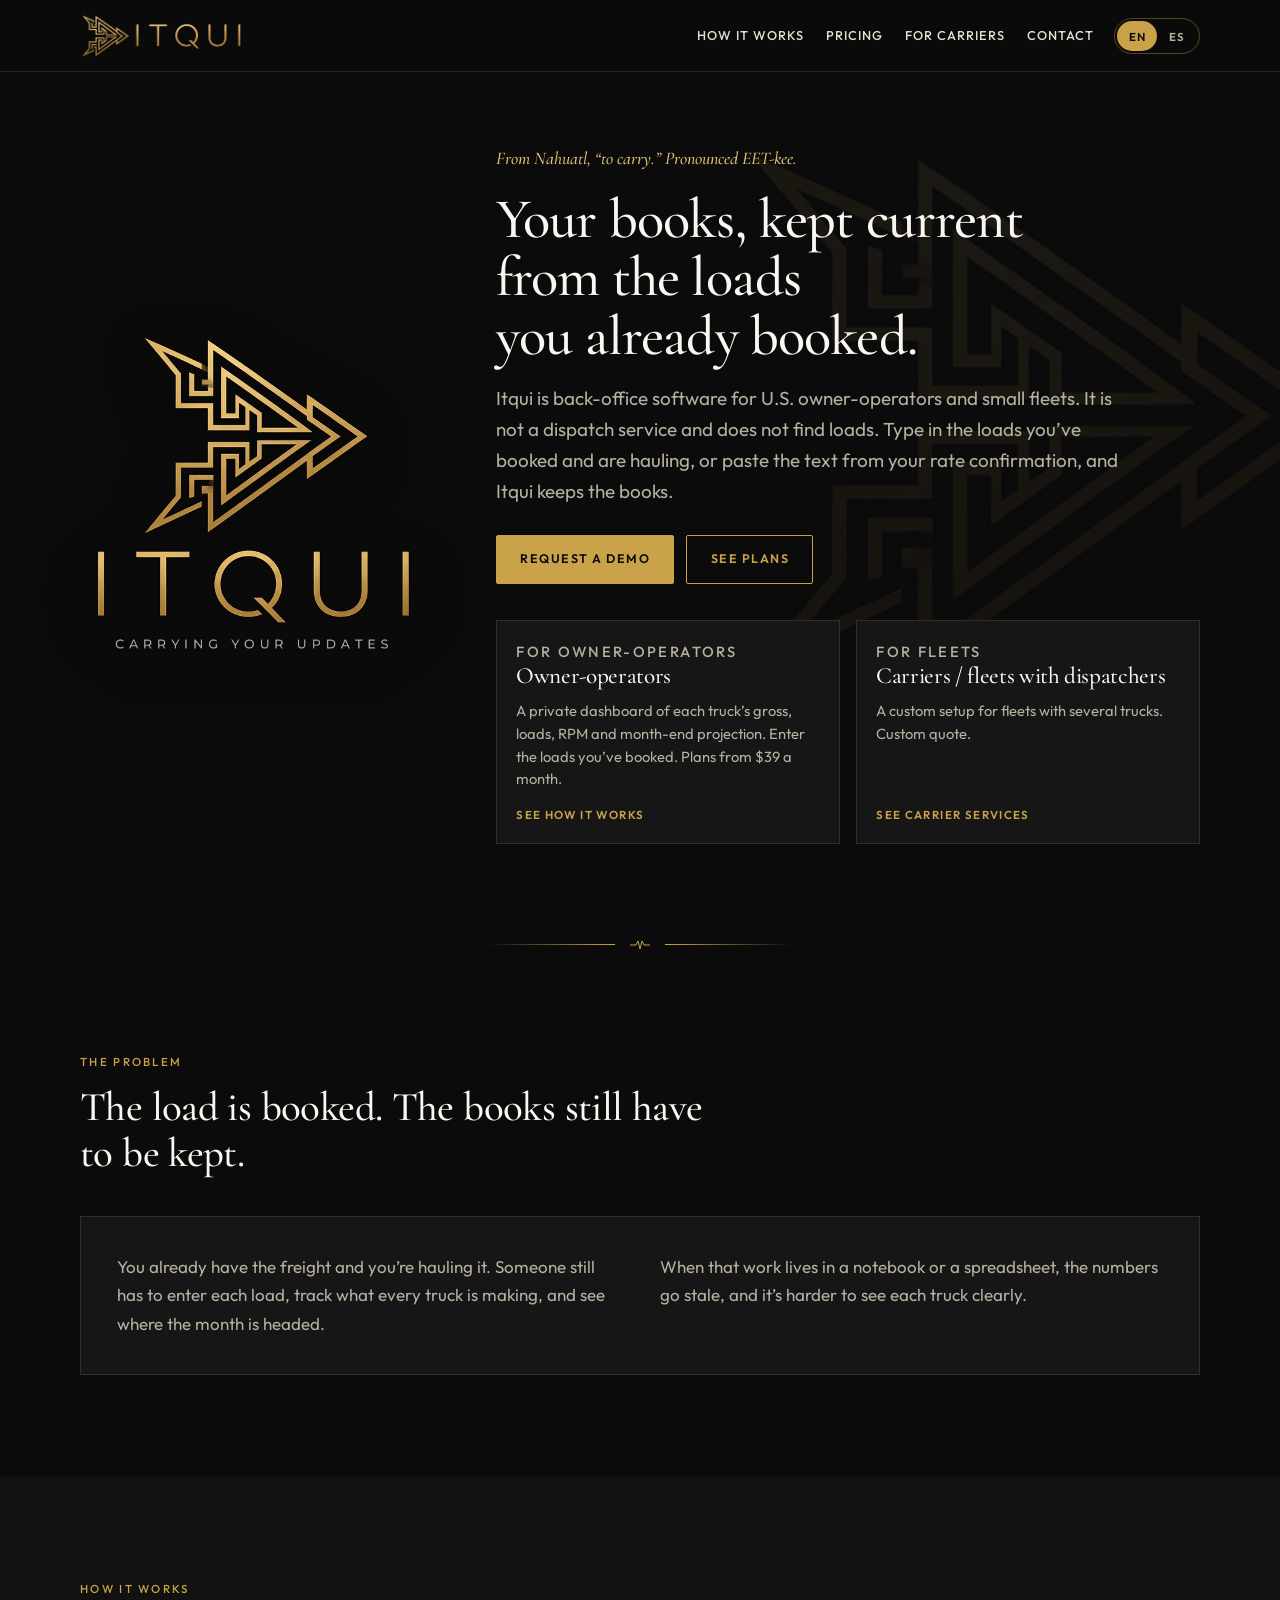
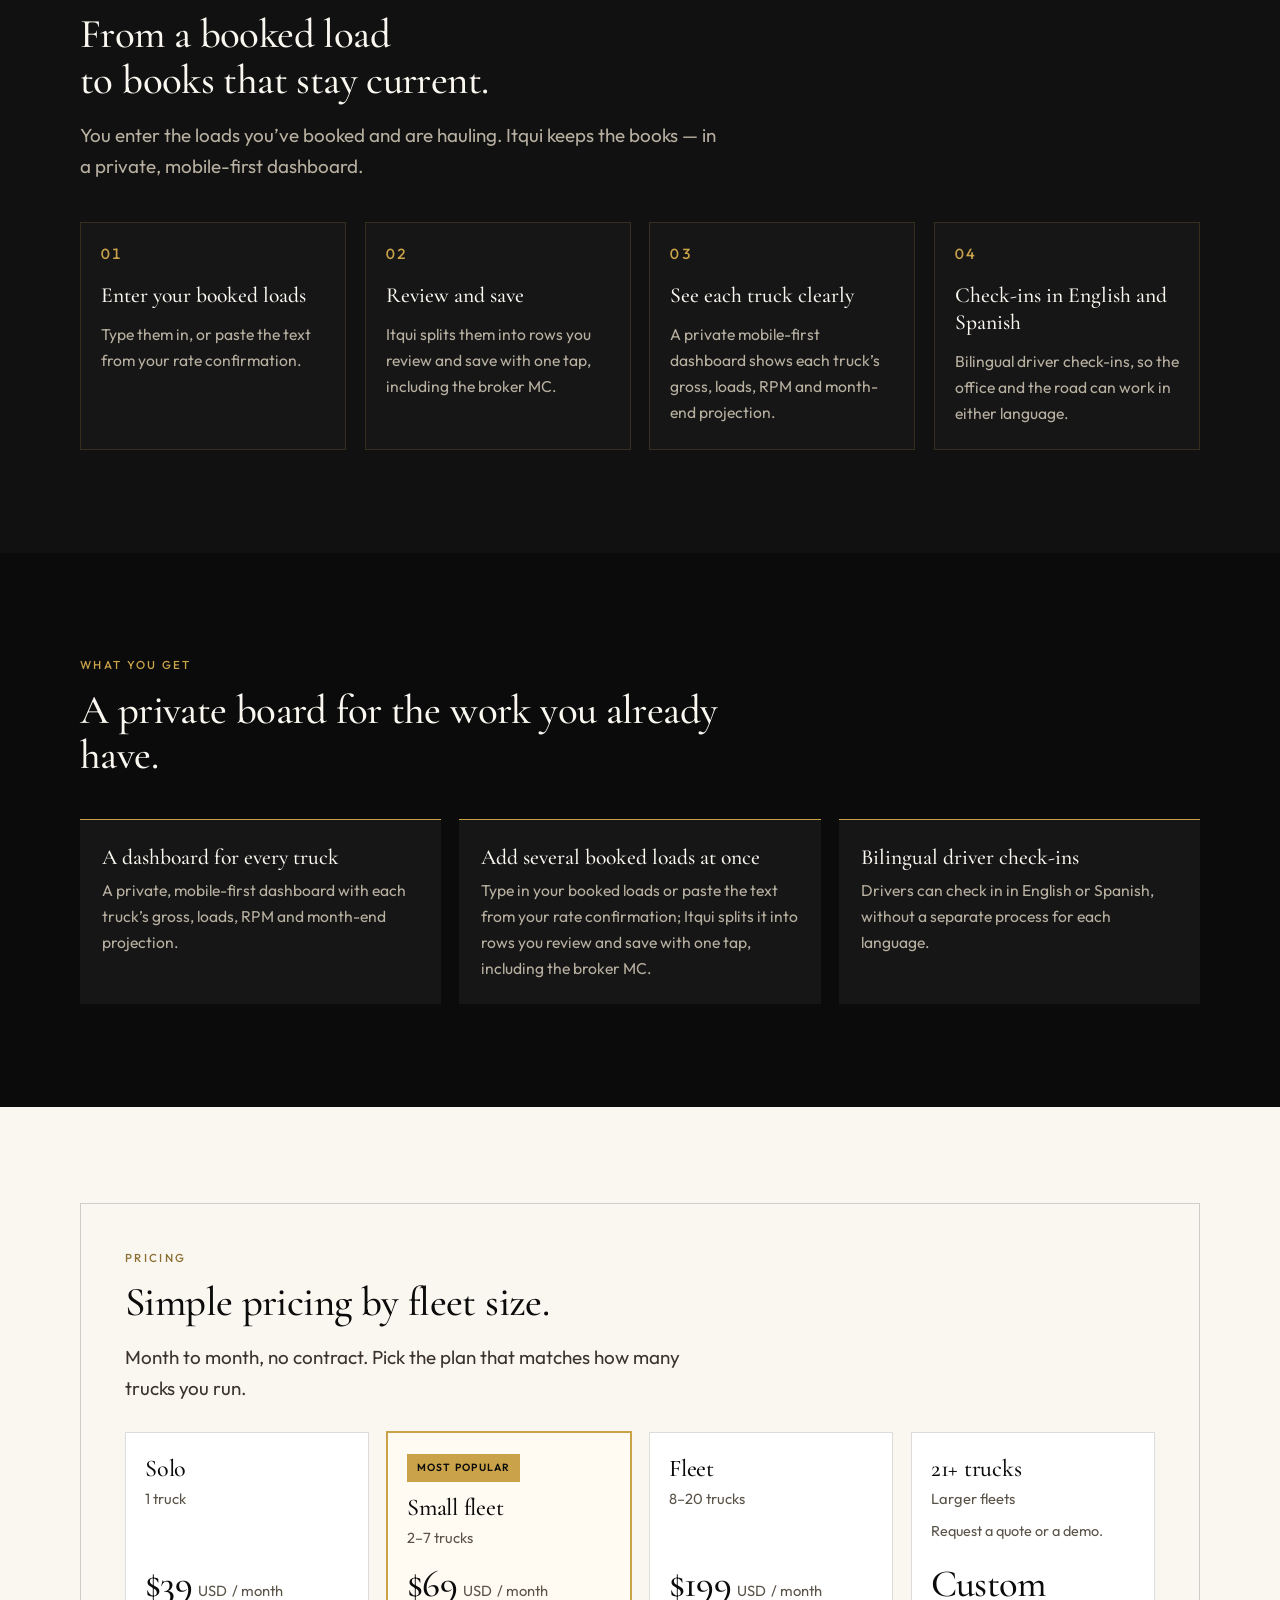
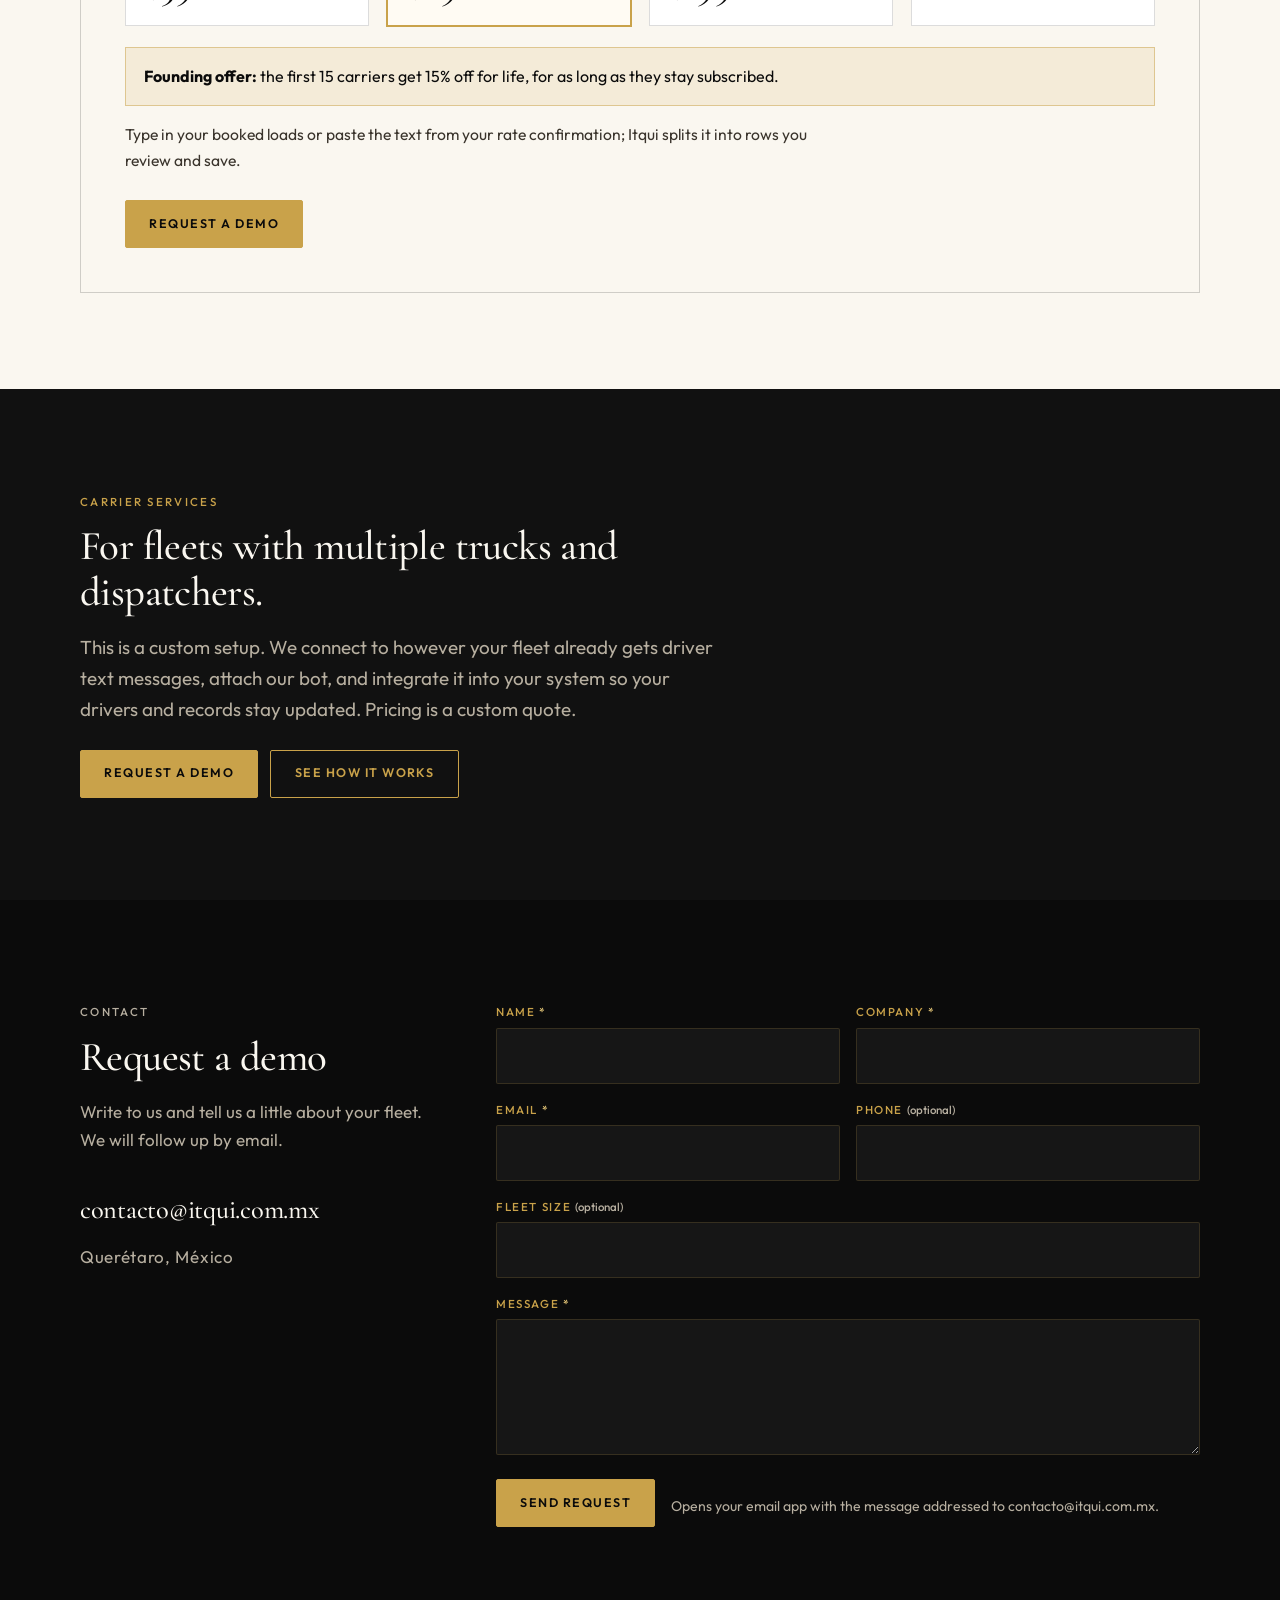
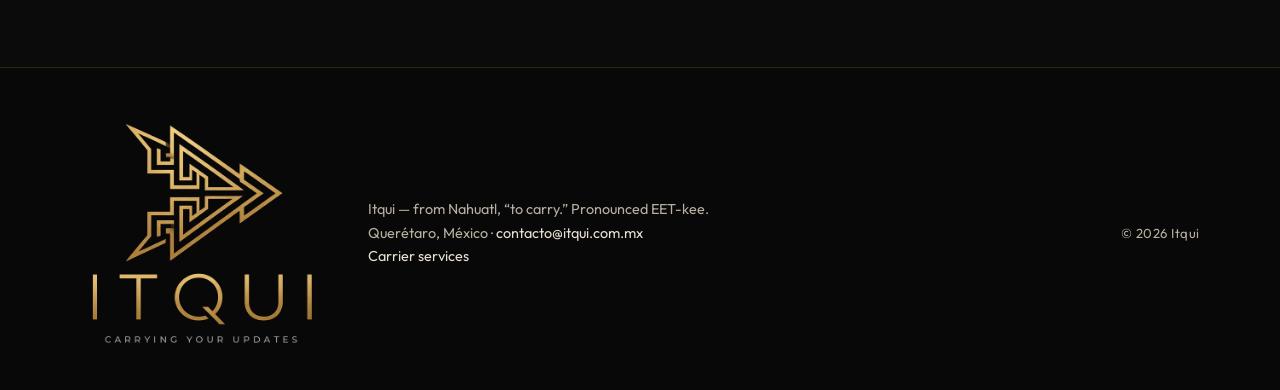
<file: index.html>
<!DOCTYPE html>
<html lang="en" data-lang="en">
<head>
  <meta charset="utf-8">
  <meta name="viewport" content="width=device-width, initial-scale=1">
  <title>Itqui — Back-office software for owner-operators</title>
  <meta name="description" content="Back-office software for U.S. owner-operators and small fleets. Type in booked loads or paste the text from your rate confirmation; Itqui keeps the books. Custom setups for fleets with dispatchers.">
  <meta name="theme-color" content="#0B0B0B">
  <meta property="og:title" content="Itqui — Back-office software for owner-operators">
  <meta property="og:description" content="Back-office software for U.S. owner-operators and small fleets. Enter the loads you’ve booked; Itqui keeps the books. Custom setups for fleets with dispatchers.">
  <meta property="og:type" content="website">
  <meta property="og:locale" content="en_US">
  <meta property="og:locale:alternate" content="es_MX">
  <meta property="og:image" content="assets/itqui-black-gold-en.jpg">
  <meta name="twitter:card" content="summary_large_image">
  <meta name="twitter:title" content="Itqui — Back-office software for owner-operators">
  <meta name="twitter:description" content="Back-office software for U.S. owner-operators and small fleets. Enter the loads you’ve booked; Itqui keeps the books. Custom setups for fleets with dispatchers.">
  <link rel="icon" href="assets/favicon.ico" sizes="any">
  <link rel="icon" type="image/png" sizes="32x32" href="assets/favicon-32.png">
  <link rel="apple-touch-icon" href="assets/apple-touch-icon.png">
  <link rel="stylesheet" href="css/styles.css">
  <script>
    (function () {
      try {
        var q = new URLSearchParams(location.search).get("lang");
        var lang = (q === "es" || q === "en") ? q : (localStorage.getItem("itqui-lang") || "en");
        if (lang !== "es") lang = "en";
        document.documentElement.lang = lang;
        document.documentElement.setAttribute("data-lang", lang);
        if (lang === "es") {
          document.title = "Itqui — Software de back office para transportistas independientes";
        }
      } catch (e) {}
    })();
  </script>
</head>
<body id="top" data-page="home">
  <a class="skip" href="#main">
    <span class="lang-en">Skip to content</span>
    <span class="lang-es">Saltar al contenido</span>
  </a>

  <header class="site-header">
    <div class="wrap bar">
      <a class="brand" href="#top">
        <img src="assets/logo-nav.png" width="700" height="194" alt="Itqui">
      </a>
      <nav class="nav" id="site-nav" aria-label="Primary" data-aria-en="Primary" data-aria-es="Principal">
        <a href="#owner"><span class="lang-en">How it works</span><span class="lang-es">Cómo funciona</span></a>
        <a href="#pricing"><span class="lang-en">Pricing</span><span class="lang-es">Precios</span></a>
        <a href="#carriers"><span class="lang-en">For carriers</span><span class="lang-es">Para transportistas</span></a>
        <a href="#contact"><span class="lang-en">Contact</span><span class="lang-es">Contacto</span></a>
      </nav>
      <div class="lang-toggle" role="group" aria-label="Language" data-aria-en="Language" data-aria-es="Idioma">
        <button type="button" data-set-lang="en" aria-pressed="true">EN</button>
        <button type="button" data-set-lang="es" aria-pressed="false">ES</button>
      </div>
      <button class="menu-btn" type="button" aria-expanded="false" aria-controls="site-nav">
        <span></span>
        <span class="lang-en visually-hidden">Menu</span>
        <span class="lang-es visually-hidden">Menú</span>
      </button>
    </div>
  </header>

  <main id="main">
    <section class="hero" aria-labelledby="hero-title">
      <div class="wrap hero-grid">
        <div class="hero-brand">
          <img class="hero-lockup lang-en" src="assets/logo-lockup-en.png" width="582" height="570" alt="Itqui — Carrying your updates">
          <img class="hero-lockup lang-es" src="assets/logo-lockup-es.png" width="613" height="575" alt="Itqui — Llevamos tus actualizaciones">
        </div>
        <div class="hero-copy">
          <p class="meaning lang-en">From Nahuatl, “to carry.” Pronounced EET-kee.</p>
          <p class="meaning lang-es">Del náhuatl, «llevar». Se pronuncia EET-kee.</p>
          <h1 id="hero-title">
            <span class="lang-en">Your books, kept current<br>from the loads<br>you already booked.</span>
            <span class="lang-es">Su contabilidad, al día<br>con las cargas<br>que ya contrató.</span>
          </h1>
          <p class="lead lang-en">Itqui is back-office software for U.S. owner-operators and small fleets. It is not a dispatch service and does not find loads. Type in the loads you’ve booked and are hauling, or paste the text from your rate confirmation, and Itqui keeps the books.</p>
          <p class="lead lang-es">Itqui es software de back office para transportistas independientes y flotas pequeñas en Estados Unidos. No es un servicio de despacho y no busca cargas. Escriba las cargas que ya contrató y está transportando, o pegue el texto de la confirmación de tarifa, y Itqui lleva la contabilidad.</p>
          <div class="actions">
            <a class="btn btn-gold" href="#contact">
              <span class="lang-en">Request a demo</span>
              <span class="lang-es">Solicitar una demostración</span>
            </a>
            <a class="btn btn-ghost" href="#pricing">
              <span class="lang-en">See plans</span>
              <span class="lang-es">Ver planes</span>
            </a>
          </div>
          <nav class="offer-cards" aria-label="Choose an offering" data-aria-en="Choose an offering" data-aria-es="Elija una oferta">
            <a class="offer-card" href="#owner">
              <p class="offer-kicker"><span class="lang-en">For owner-operators</span><span class="lang-es">Para transportistas independientes</span></p>
              <h2>
                <span class="lang-en">Owner-operators</span>
                <span class="lang-es">Transportistas independientes</span>
              </h2>
              <p class="lang-en">A private dashboard of each truck’s gross, loads, RPM and month-end projection. Enter the loads you’ve booked. Plans from $39 a month.</p>
              <p class="lang-es">Un tablero privado con el ingreso bruto, las cargas, el RPM y la proyección a fin de mes de cada camión. Usted ingresa las cargas que ya contrató. Planes desde $39 al mes.</p>
              <p class="offer-go"><span class="lang-en">See how it works</span><span class="lang-es">Vea cómo funciona</span></p>
            </a>
            <a class="offer-card" href="#carriers">
              <p class="offer-kicker"><span class="lang-en">For fleets</span><span class="lang-es">Para flotas</span></p>
              <h2>
                <span class="lang-en">Carriers / fleets with dispatchers</span>
                <span class="lang-es">Transportistas / flotas con despachadores</span>
              </h2>
              <p class="lang-en">A custom setup for fleets with several trucks. Custom quote.</p>
              <p class="lang-es">Una configuración a la medida para flotas con varios camiones. Cotización personalizada.</p>
              <p class="offer-go"><span class="lang-en">See carrier services</span><span class="lang-es">Ver servicios para transportistas</span></p>
            </a>
          </nav>
        </div>
      </div>
    </section>

    <div class="wrap" aria-hidden="true">
      <p class="ornament">
        <svg width="22" height="10" viewBox="0 0 22 10" fill="none">
          <path d="M1 5h6l2-4 2 8 2-8 2 4h6" stroke="#C9A24A" stroke-width="1"/>
        </svg>
      </p>
    </div>

    <div id="owner">
    <section class="section" id="problem" aria-labelledby="problem-title">
      <div class="wrap">
        <div class="section-head">
          <p class="kicker"><span class="lang-en">The problem</span><span class="lang-es">El problema</span></p>
          <h2 id="problem-title">
            <span class="lang-en">The load is booked. The books still have to be kept.</span>
            <span class="lang-es">La carga ya está contratada. La contabilidad aún hay que llevarla.</span>
          </h2>
        </div>
        <div class="problem-panel">
          <div>
            <p class="lang-en">You already have the freight and you’re hauling it. Someone still has to enter each load, track what every truck is making, and see where the month is headed.</p>
            <p class="lang-es">Usted ya tiene el flete y lo está transportando. Aun así, alguien tiene que registrar cada carga, seguir lo que gana cada camión y ver hacia dónde va el mes.</p>
          </div>
          <div>
            <p class="lang-en">When that work lives in a notebook or a spreadsheet, the numbers go stale, and it’s harder to see each truck clearly.</p>
            <p class="lang-es">Cuando ese trabajo vive en un cuaderno o en una hoja de cálculo, las cifras se desactualizan y es más difícil ver cada camión con claridad.</p>
          </div>
        </div>
      </div>
    </section>

    <section class="section alt" id="how" aria-labelledby="how-title">
      <div class="wrap">
        <div class="section-head">
          <p class="kicker"><span class="lang-en">How it works</span><span class="lang-es">Cómo funciona</span></p>
          <h2 id="how-title">
            <span class="lang-en">From a booked load<br>to books that stay current.</span>
            <span class="lang-es">De una carga ya contratada a una contabilidad al día.</span>
          </h2>
          <p class="section-lead lang-en">You enter the loads you’ve booked and are hauling. Itqui keeps the books — in a private, mobile-first dashboard.</p>
          <p class="section-lead lang-es">Usted ingresa las cargas que ya contrató y está transportando. Itqui lleva la contabilidad, en un tablero privado pensado primero para el celular.</p>
        </div>
        <div class="steps">
          <article class="step">
            <h3 class="lang-en">Enter your booked loads</h3>
            <h3 class="lang-es">Ingrese las cargas que ya contrató</h3>
            <p class="lang-en">Type them in, or paste the text from your rate confirmation.</p>
            <p class="lang-es">Escríbalas, o pegue el texto de la confirmación de tarifa.</p>
          </article>
          <article class="step">
            <h3 class="lang-en">Review and save</h3>
            <h3 class="lang-es">Revise y guarde</h3>
            <p class="lang-en">Itqui splits them into rows you review and save with one tap, including the broker MC.</p>
            <p class="lang-es">Itqui las divide en filas para que las revise y las guarde con un toque, incluido el MC del broker.</p>
          </article>
          <article class="step">
            <h3 class="lang-en">See each truck clearly</h3>
            <h3 class="lang-es">Vea cada camión con claridad</h3>
            <p class="lang-en">A private mobile-first dashboard shows each truck’s gross, loads, RPM and month-end projection.</p>
            <p class="lang-es">Un tablero privado, pensado primero para el celular, muestra el ingreso bruto, las cargas, el RPM y la proyección a fin de mes de cada camión.</p>
          </article>
          <article class="step">
            <h3 class="lang-en">Check-ins in English and Spanish</h3>
            <h3 class="lang-es">Check-ins en inglés y en español</h3>
            <p class="lang-en">Bilingual driver check-ins, so the office and the road can work in either language.</p>
            <p class="lang-es">Check-ins bilingües de los conductores, para que la oficina y la carretera puedan trabajar en cualquiera de los dos idiomas.</p>
          </article>
        </div>
      </div>
    </section>

    <section class="section" id="benefits" aria-labelledby="benefits-title">
      <div class="wrap">
        <div class="section-head">
          <p class="kicker"><span class="lang-en">What you get</span><span class="lang-es">Lo que incluye</span></p>
          <h2 id="benefits-title">
            <span class="lang-en">A private board for the work you already have.</span>
            <span class="lang-es">Un tablero privado para el trabajo que usted ya tiene.</span>
          </h2>
        </div>
        <div class="benefits benefits-3">
          <article class="benefit">
            <h3 class="lang-en">A dashboard for every truck</h3>
            <h3 class="lang-es">Un tablero para cada camión</h3>
            <p class="lang-en">A private, mobile-first dashboard with each truck’s gross, loads, RPM and month-end projection.</p>
            <p class="lang-es">Un tablero privado, pensado primero para el celular, con el ingreso bruto, las cargas, el RPM y la proyección a fin de mes de cada camión.</p>
          </article>
          <article class="benefit">
            <h3 class="lang-en">Add several booked loads at once</h3>
            <h3 class="lang-es">Agregue varias cargas de una vez</h3>
            <p class="lang-en">Type in your booked loads or paste the text from your rate confirmation; Itqui splits it into rows you review and save with one tap, including the broker MC.</p>
            <p class="lang-es">Escriba las cargas que ya contrató o pegue el texto de la confirmación de tarifa; Itqui lo divide en filas para que las revise y las guarde con un toque, incluido el MC del broker.</p>
          </article>
          <article class="benefit">
            <h3 class="lang-en">Bilingual driver check-ins</h3>
            <h3 class="lang-es">Check-ins bilingües de conductores</h3>
            <p class="lang-en">Drivers can check in in English or Spanish, without a separate process for each language.</p>
            <p class="lang-es">Los conductores pueden reportarse en inglés o en español, sin un proceso aparte para cada idioma.</p>
          </article>
        </div>
      </div>
    </section>
    </div>

    <section class="pricing" id="pricing" aria-labelledby="pricing-title">
      <div class="wrap">
        <div class="pricing-frame">
          <div class="pricing-head">
            <p class="kicker"><span class="lang-en">Pricing</span><span class="lang-es">Precios</span></p>
            <h2 id="pricing-title">
              <span class="lang-en">Simple pricing by fleet size.</span>
              <span class="lang-es">Precios simples según el tamaño de la flota.</span>
            </h2>
            <p class="section-lead lang-en">Month to month, no contract. Pick the plan that matches how many trucks you run.</p>
            <p class="section-lead lang-es">Mes a mes, sin contrato. Elija el plan que corresponda al número de camiones que opera.</p>
          </div>

          <div class="pricing-grid">
            <article class="price-card">
              <h3>Solo</h3>
              <p class="price-who lang-en">1 truck</p>
              <p class="price-who lang-es">1 camión</p>
              <p class="price-amt">$39<span class="price-currency"> USD</span><span class="price-period lang-en"> / month</span><span class="price-period lang-es"> / mes</span></p>
            </article>

            <article class="price-card is-popular">
              <p class="price-badge lang-en">Most popular</p>
              <p class="price-badge lang-es">El más elegido</p>
              <h3 class="lang-en">Small fleet</h3>
              <h3 class="lang-es">Flota pequeña</h3>
              <p class="price-who lang-en">2–7 trucks</p>
              <p class="price-who lang-es">2–7 camiones</p>
              <p class="price-amt">$69<span class="price-currency"> USD</span><span class="price-period lang-en"> / month</span><span class="price-period lang-es"> / mes</span></p>
            </article>

            <article class="price-card">
              <h3 class="lang-en">Fleet</h3>
              <h3 class="lang-es">Flota</h3>
              <p class="price-who lang-en">8–20 trucks</p>
              <p class="price-who lang-es">8–20 camiones</p>
              <p class="price-amt">$199<span class="price-currency"> USD</span><span class="price-period lang-en"> / month</span><span class="price-period lang-es"> / mes</span></p>
            </article>

            <article class="price-card">
              <h3 class="lang-en">21+ trucks</h3>
              <h3 class="lang-es">21+ camiones</h3>
              <p class="price-who lang-en">Larger fleets</p>
              <p class="price-who lang-es">Flotas más grandes</p>
              <p class="price-custom lang-en">Request a quote or a demo.</p>
              <p class="price-custom lang-es">Solicite una cotización o una demostración.</p>
              <p class="price-amt lang-en">Custom</p>
              <p class="price-amt lang-es">Cotización</p>
            </article>
          </div>

          <div class="pricing-offer">
            <p class="lang-en"><strong>Founding offer:</strong> the first 15 carriers get 15% off for life, for as long as they stay subscribed.</p>
            <p class="lang-es"><strong>Oferta para fundadores:</strong> los primeros 15 transportistas obtienen 15% de descuento de por vida, mientras permanezcan suscritos.</p>
          </div>

          <p class="pricing-note lang-en">Type in your booked loads or paste the text from your rate confirmation; Itqui splits it into rows you review and save.</p>
          <p class="pricing-note lang-es">Escriba las cargas que ya contrató o pegue el texto de la confirmación de tarifa; Itqui las divide en filas para que las revise y las guarde.</p>

          <a class="btn btn-gold pricing-cta" href="#contact">
            <span class="lang-en">Request a demo</span>
            <span class="lang-es">Solicitar una demostración</span>
          </a>
        </div>
      </div>
    </section>

    <section class="section alt" id="carriers" aria-labelledby="carriers-title">
      <div class="wrap carriers-band">
        <div class="section-head">
          <p class="kicker"><span class="lang-en">Carrier services</span><span class="lang-es">Servicios para transportistas</span></p>
          <h2 id="carriers-title">
            <span class="lang-en">For fleets with multiple trucks and dispatchers.</span>
            <span class="lang-es">Para flotas con varios camiones y despachadores.</span>
          </h2>
          <p class="section-lead lang-en">This is a custom setup. We connect to however your fleet already gets driver text messages, attach our bot, and integrate it into your system so your drivers and records stay updated. Pricing is a custom quote.</p>
          <p class="section-lead lang-es">Es una configuración a la medida. Nos conectamos a la forma en que su flota ya recibe los mensajes de texto de los conductores, instalamos nuestro bot y lo integramos a su sistema para que sus conductores y sus registros se mantengan actualizados. El precio es una cotización personalizada.</p>
        </div>
        <div class="actions">
          <a class="btn btn-gold" href="#contact">
            <span class="lang-en">Request a demo</span>
            <span class="lang-es">Solicitar una demostración</span>
          </a>
          <a class="btn btn-ghost" href="carriers.html">
            <span class="lang-en">See how it works</span>
            <span class="lang-es">Vea cómo funciona</span>
          </a>
        </div>
      </div>
    </section>

    <section class="section" id="contact" aria-labelledby="contact-title">
      <div class="wrap contact-grid">
        <aside class="contact-aside">
          <p class="kicker"><span class="lang-en">Contact</span><span class="lang-es">Contacto</span></p>
          <h2 id="contact-title">
            <span class="lang-en">Request a demo</span>
            <span class="lang-es">Solicite una demostración</span>
          </h2>
          <p class="lang-en">Write to us and tell us a little about your fleet. We will follow up by email.</p>
          <p class="lang-es">Escríbanos y cuéntenos un poco sobre su flota. Le responderemos por correo.</p>
          <a class="contact-email" href="mailto:contacto@itqui.com.mx">contacto@itqui.com.mx</a>
          <p class="place">Querétaro, México</p>
        </aside>

        <form class="form" id="demo-form" action="mailto:contacto@itqui.com.mx" method="post" enctype="text/plain">
          <div class="field">
            <label for="name"><span class="lang-en">Name</span><span class="lang-es">Nombre</span> <span class="req" aria-hidden="true">*</span></label>
            <input id="name" name="name" type="text" autocomplete="name" required>
          </div>
          <div class="field">
            <label for="company"><span class="lang-en">Company</span><span class="lang-es">Empresa</span> <span class="req" aria-hidden="true">*</span></label>
            <input id="company" name="company" type="text" autocomplete="organization" required>
          </div>
          <div class="field">
            <label for="email"><span class="lang-en">Email</span><span class="lang-es">Correo</span> <span class="req" aria-hidden="true">*</span></label>
            <input id="email" name="email" type="email" autocomplete="email" required>
          </div>
          <div class="field">
            <label for="phone"><span class="lang-en">Phone <span style="text-transform:none;letter-spacing:0;color:var(--muted)">(optional)</span></span><span class="lang-es">Teléfono <span style="text-transform:none;letter-spacing:0;color:var(--muted)">(opcional)</span></span></label>
            <input id="phone" name="phone" type="tel" autocomplete="tel">
          </div>
          <div class="field full">
            <label for="size"><span class="lang-en">Fleet size <span style="text-transform:none;letter-spacing:0;color:var(--muted)">(optional)</span></span><span class="lang-es">Tamaño de flota <span style="text-transform:none;letter-spacing:0;color:var(--muted)">(opcional)</span></span></label>
            <input id="size" name="size" type="text" autocomplete="off">
          </div>
          <div class="field full">
            <label for="message"><span class="lang-en">Message</span><span class="lang-es">Mensaje</span> <span class="req" aria-hidden="true">*</span></label>
            <textarea id="message" name="message" required></textarea>
          </div>
          <div class="full form-actions">
            <button class="btn btn-gold" type="submit">
              <span class="lang-en">Send request</span>
              <span class="lang-es">Enviar solicitud</span>
            </button>
            <p class="form-note lang-en">Opens your email app with the message addressed to contacto@itqui.com.mx.</p>
            <p class="form-note lang-es">Abre su aplicación de correo con el mensaje dirigido a contacto@itqui.com.mx.</p>
          </div>
          <p class="form-status full" id="form-status" role="status" aria-live="polite"></p>
        </form>
      </div>
    </section>
  </main>

  <footer class="site-footer">
    <div class="wrap footer-grid">
      <a href="#top">
        <img class="footer-lockup lang-en" src="assets/logo-lockup-en.png" width="582" height="570" alt="Itqui — Carrying your updates">
        <img class="footer-lockup lang-es" src="assets/logo-lockup-es.png" width="613" height="575" alt="Itqui — Llevamos tus actualizaciones">
      </a>
      <div>
        <p class="footer-meta lang-en">Itqui — from Nahuatl, “to carry.” Pronounced EET-kee.</p>
        <p class="footer-meta lang-es">Itqui — del náhuatl, «llevar». Se pronuncia EET-kee.</p>
        <p class="footer-meta">Querétaro, México · <a href="mailto:contacto@itqui.com.mx">contacto@itqui.com.mx</a></p>
        <p class="footer-meta"><a href="carriers.html"><span class="lang-en">Carrier services</span><span class="lang-es">Servicios para transportistas</span></a></p>
      </div>
      <p class="footer-legal">© 2026 Itqui</p>
    </div>
  </footer>

  <script src="js/main.js"></script>
</body>
</html>
</file>
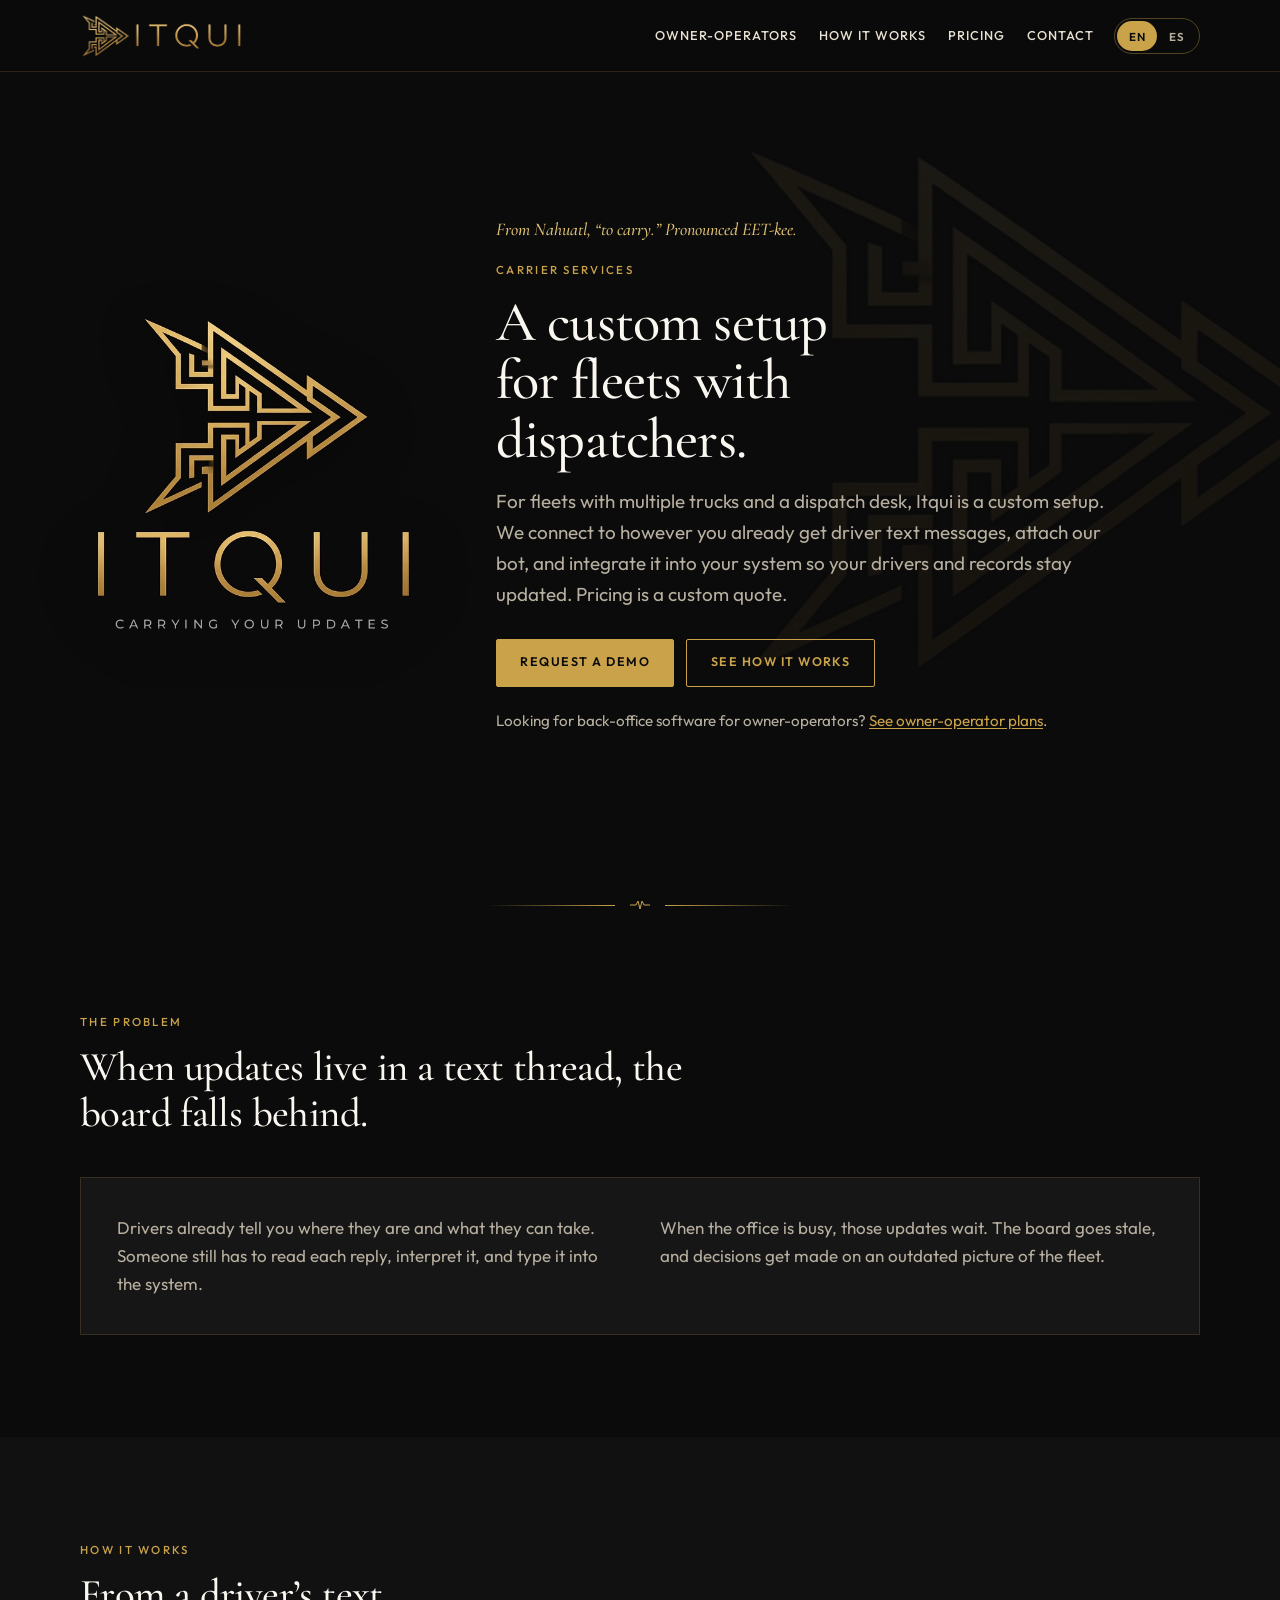
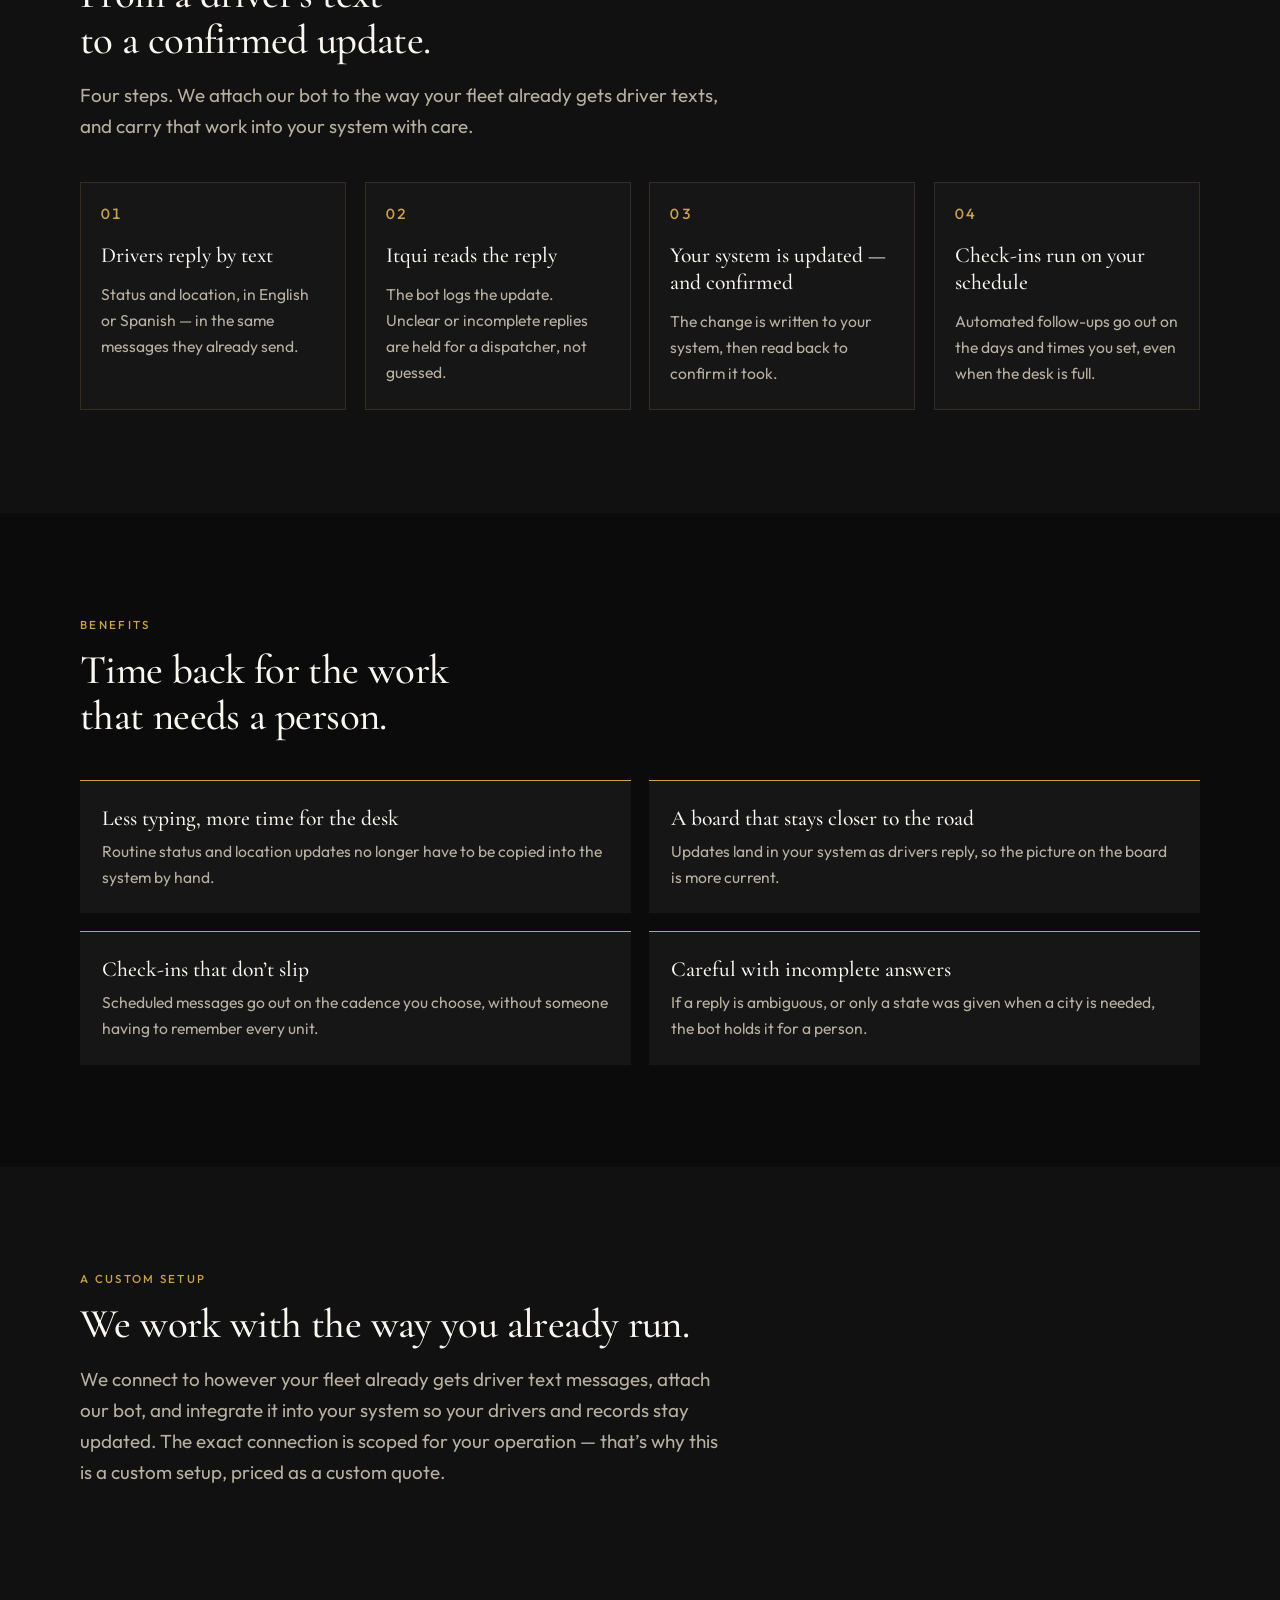
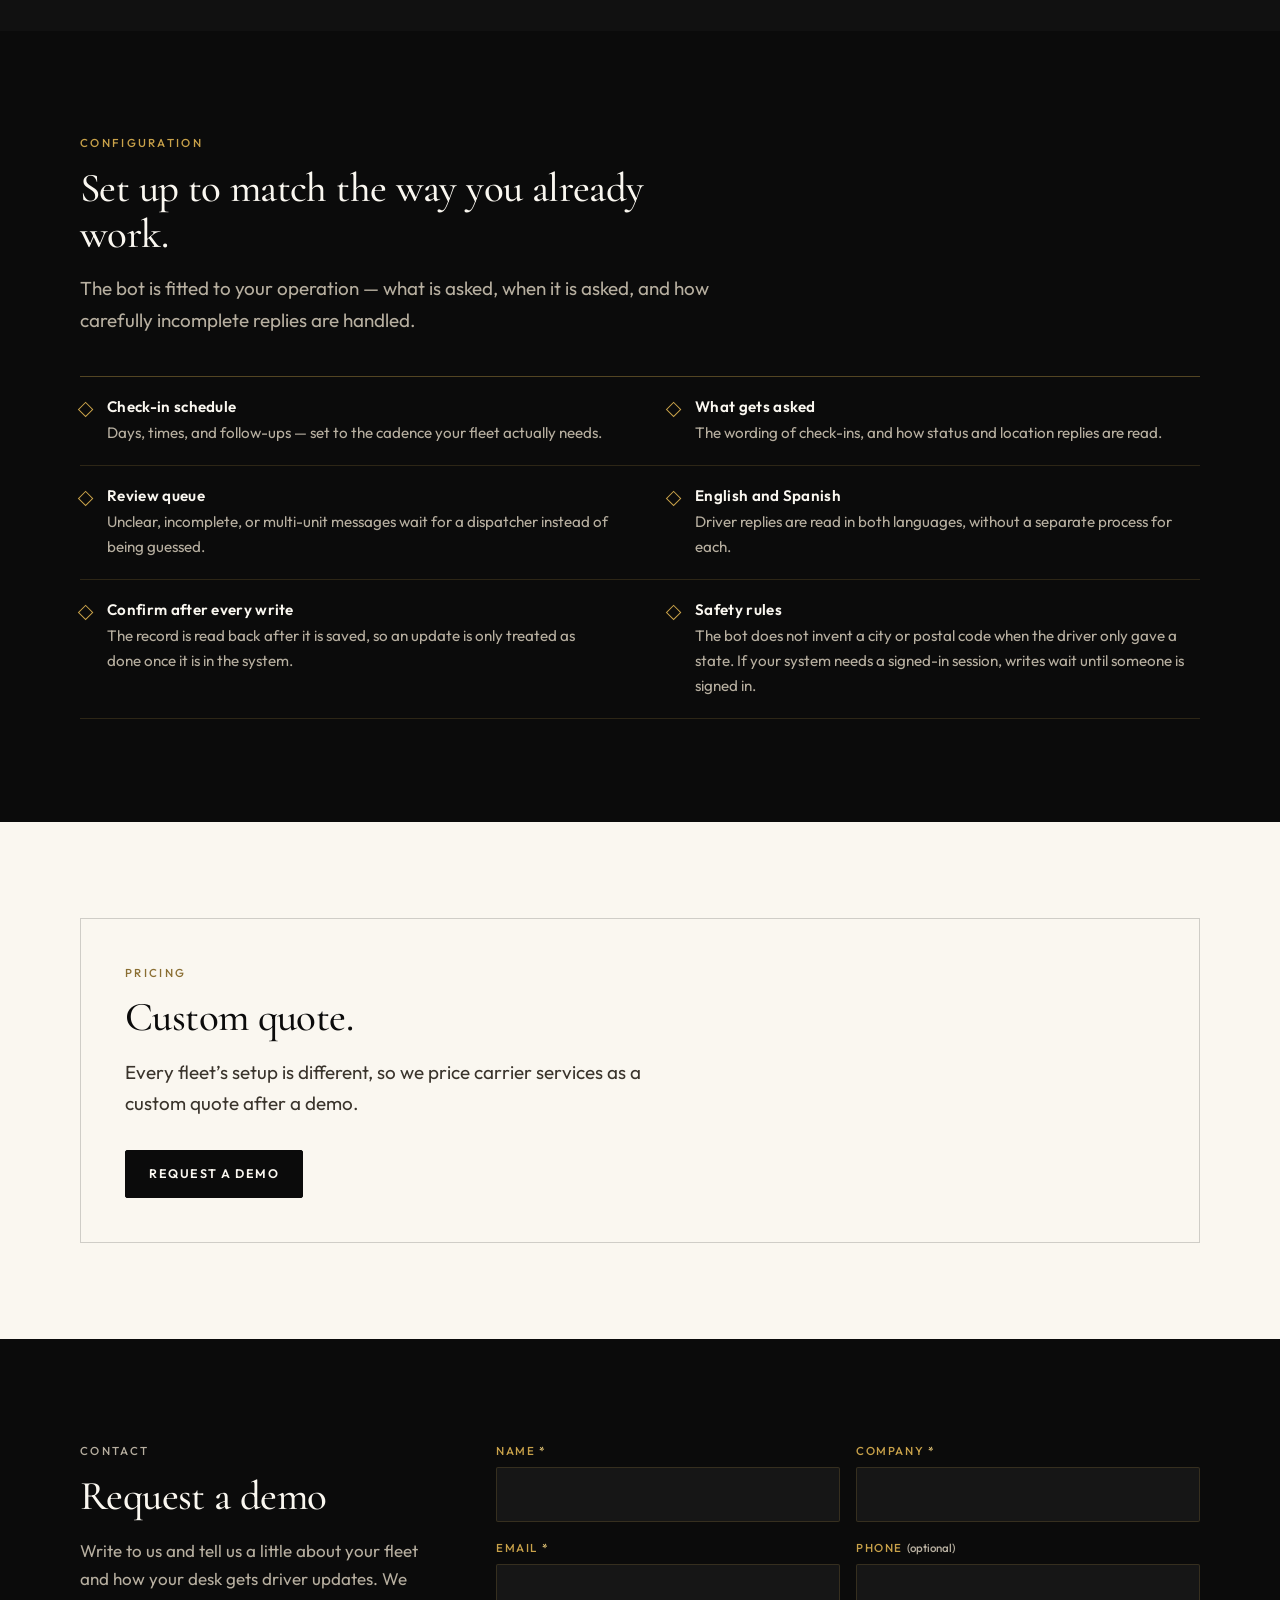
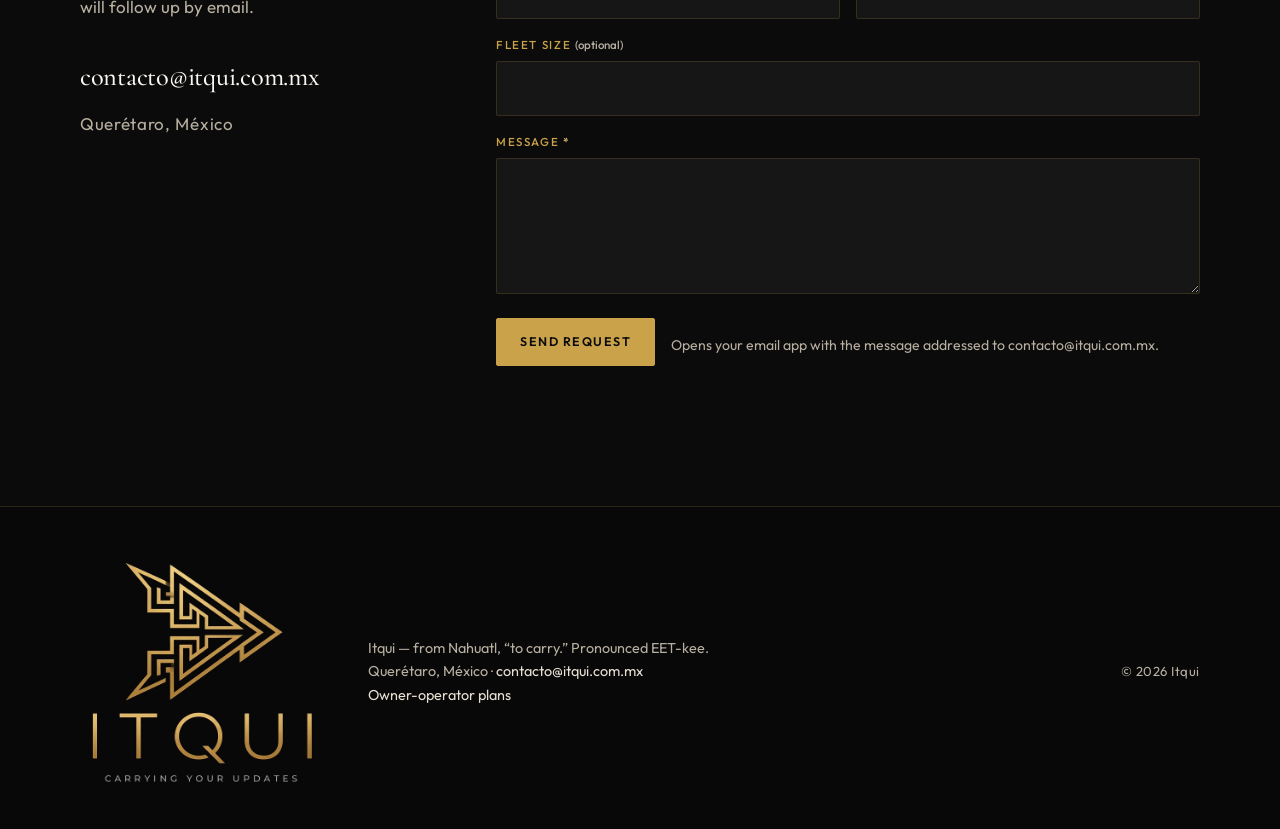
<file: carriers.html>
<!DOCTYPE html>
<html lang="en" data-lang="en">
<head>
  <meta charset="utf-8">
  <meta name="viewport" content="width=device-width, initial-scale=1">
  <title>Itqui — Custom setup for fleets with dispatchers</title>
  <meta name="description" content="A custom setup for fleets with multiple trucks and dispatchers. We connect to how you already get driver text messages, attach our bot, and integrate it into your system. Custom quote.">
  <meta name="theme-color" content="#0B0B0B">
  <meta property="og:title" content="Itqui — Custom setup for fleets with dispatchers">
  <meta property="og:description" content="A custom setup for fleets with dispatchers: we connect to how you already get driver texts, attach our bot, and integrate it into your system. Custom quote.">
  <meta property="og:type" content="website">
  <meta property="og:locale" content="en_US">
  <meta property="og:locale:alternate" content="es_MX">
  <meta property="og:image" content="assets/itqui-black-gold-en.jpg">
  <meta name="twitter:card" content="summary_large_image">
  <meta name="twitter:title" content="Itqui — Custom setup for fleets with dispatchers">
  <meta name="twitter:description" content="A custom setup for fleets with dispatchers: we connect to how you already get driver texts, attach our bot, and integrate it into your system. Custom quote.">
  <link rel="icon" href="assets/favicon.ico" sizes="any">
  <link rel="icon" type="image/png" sizes="32x32" href="assets/favicon-32.png">
  <link rel="apple-touch-icon" href="assets/apple-touch-icon.png">
  <link rel="stylesheet" href="css/styles.css">
  <script>
    (function () {
      try {
        var q = new URLSearchParams(location.search).get("lang");
        var lang = (q === "es" || q === "en") ? q : (localStorage.getItem("itqui-lang") || "en");
        if (lang !== "es") lang = "en";
        document.documentElement.lang = lang;
        document.documentElement.setAttribute("data-lang", lang);
        if (lang === "es") {
          document.title = "Itqui — Configuración a la medida para flotas con despachadores";
        }
      } catch (e) {}
    })();
  </script>
</head>
<body id="top" data-page="carriers">
  <a class="skip" href="#main">
    <span class="lang-en">Skip to content</span>
    <span class="lang-es">Saltar al contenido</span>
  </a>

  <header class="site-header">
    <div class="wrap bar">
      <a class="brand" href="index.html">
        <img src="assets/logo-nav.png" width="700" height="194" alt="Itqui">
      </a>
      <nav class="nav" id="site-nav" aria-label="Primary" data-aria-en="Primary" data-aria-es="Principal">
        <a href="index.html#owner"><span class="lang-en">Owner-operators</span><span class="lang-es">Transportistas independientes</span></a>
        <a href="#how"><span class="lang-en">How it works</span><span class="lang-es">Cómo funciona</span></a>
        <a href="#pricing"><span class="lang-en">Pricing</span><span class="lang-es">Precios</span></a>
        <a href="#contact"><span class="lang-en">Contact</span><span class="lang-es">Contacto</span></a>
      </nav>
      <div class="lang-toggle" role="group" aria-label="Language" data-aria-en="Language" data-aria-es="Idioma">
        <button type="button" data-set-lang="en" aria-pressed="true">EN</button>
        <button type="button" data-set-lang="es" aria-pressed="false">ES</button>
      </div>
      <button class="menu-btn" type="button" aria-expanded="false" aria-controls="site-nav">
        <span></span>
        <span class="lang-en visually-hidden">Menu</span>
        <span class="lang-es visually-hidden">Menú</span>
      </button>
    </div>
  </header>

  <main id="main">
    <section class="hero" aria-labelledby="hero-title">
      <div class="wrap hero-grid">
        <div class="hero-brand">
          <img class="hero-lockup lang-en" src="assets/logo-lockup-en.png" width="582" height="570" alt="Itqui — Carrying your updates">
          <img class="hero-lockup lang-es" src="assets/logo-lockup-es.png" width="613" height="575" alt="Itqui — Llevamos tus actualizaciones">
        </div>
        <div class="hero-copy">
          <p class="meaning lang-en">From Nahuatl, “to carry.” Pronounced EET-kee.</p>
          <p class="meaning lang-es">Del náhuatl, «llevar». Se pronuncia EET-kee.</p>
          <p class="kicker"><span class="lang-en">Carrier services</span><span class="lang-es">Servicios para transportistas</span></p>
          <h1 id="hero-title">
            <span class="lang-en">A custom setup<br>for fleets with<br>dispatchers.</span>
            <span class="lang-es">Una configuración a la medida<br>para flotas con<br>despachadores.</span>
          </h1>
          <p class="lead lang-en">For fleets with multiple trucks and a dispatch desk, Itqui is a custom setup. We connect to however you already get driver text messages, attach our bot, and integrate it into your system so your drivers and records stay updated. Pricing is a custom quote.</p>
          <p class="lead lang-es">Para flotas con varios camiones y una mesa de despacho, Itqui es una configuración a la medida. Nos conectamos a la forma en que usted ya recibe los mensajes de texto de los conductores, instalamos nuestro bot y lo integramos a su sistema para que sus conductores y sus registros se mantengan actualizados. El precio es una cotización personalizada.</p>
          <div class="actions">
            <a class="btn btn-gold" href="#contact">
              <span class="lang-en">Request a demo</span>
              <span class="lang-es">Solicitar una demostración</span>
            </a>
            <a class="btn btn-ghost" href="#how">
              <span class="lang-en">See how it works</span>
              <span class="lang-es">Vea cómo funciona</span>
            </a>
          </div>
          <p class="hero-alt lang-en">Looking for back-office software for owner-operators? <a href="index.html">See owner-operator plans</a>.</p>
          <p class="hero-alt lang-es">¿Busca software de back office para transportistas independientes? <a href="index.html">Vea los planes para transportistas independientes</a>.</p>
        </div>
      </div>
    </section>

    <div class="wrap" aria-hidden="true">
      <p class="ornament">
        <svg width="22" height="10" viewBox="0 0 22 10" fill="none">
          <path d="M1 5h6l2-4 2 8 2-8 2 4h6" stroke="#C9A24A" stroke-width="1"/>
        </svg>
      </p>
    </div>

    <section class="section" id="problem" aria-labelledby="problem-title">
      <div class="wrap">
        <div class="section-head">
          <p class="kicker"><span class="lang-en">The problem</span><span class="lang-es">El problema</span></p>
          <h2 id="problem-title">
            <span class="lang-en">When updates live in a text thread, the board falls behind.</span>
            <span class="lang-es">Cuando las actualizaciones viven en un hilo de mensajes, el tablero se queda atrás.</span>
          </h2>
        </div>
        <div class="problem-panel">
          <div>
            <p class="lang-en">Drivers already tell you where they are and what they can take. Someone still has to read each reply, interpret it, and type it into the system.</p>
            <p class="lang-es">Los conductores ya le dicen dónde están y qué pueden tomar. Aun así, alguien tiene que leer cada respuesta, interpretarla y capturarla en el sistema.</p>
          </div>
          <div>
            <p class="lang-en">When the office is busy, those updates wait. The board goes stale, and decisions get made on an outdated picture of the fleet.</p>
            <p class="lang-es">Cuando la oficina está ocupada, esas actualizaciones esperan. El tablero se desactualiza, y las decisiones se toman con una visión atrasada de la flota.</p>
          </div>
        </div>
      </div>
    </section>

    <section class="section alt" id="how" aria-labelledby="how-title">
      <div class="wrap">
        <div class="section-head">
          <p class="kicker"><span class="lang-en">How it works</span><span class="lang-es">Cómo funciona</span></p>
          <h2 id="how-title">
            <span class="lang-en">From a driver’s text<br>to a confirmed update.</span>
            <span class="lang-es">Del mensaje del conductor a una actualización confirmada.</span>
          </h2>
          <p class="section-lead lang-en">Four steps. We attach our bot to the way your fleet already gets driver texts, and carry that work into your system with care.</p>
          <p class="section-lead lang-es">Cuatro pasos. Instalamos nuestro bot en la forma en que su flota ya recibe los mensajes de los conductores, y llevamos ese trabajo a su sistema con cuidado.</p>
        </div>
        <div class="steps">
          <article class="step">
            <h3 class="lang-en">Drivers reply by text</h3>
            <h3 class="lang-es">Los conductores responden por mensaje</h3>
            <p class="lang-en">Status and location, in English or Spanish — in the same messages they already send.</p>
            <p class="lang-es">Estatus y ubicación, en español o en inglés, en los mismos mensajes que ya envían.</p>
          </article>
          <article class="step">
            <h3 class="lang-en">Itqui reads the reply</h3>
            <h3 class="lang-es">Itqui lee la respuesta</h3>
            <p class="lang-en">The bot logs the update. Unclear or incomplete replies are held for a dispatcher, not guessed.</p>
            <p class="lang-es">El bot registra la actualización. Las respuestas poco claras o incompletas se retienen para un despachador; no se adivinan.</p>
          </article>
          <article class="step">
            <h3 class="lang-en">Your system is updated — and confirmed</h3>
            <h3 class="lang-es">Su sistema se actualiza, y se confirma</h3>
            <p class="lang-en">The change is written to your system, then read back to confirm it took.</p>
            <p class="lang-es">El cambio se escribe en su sistema y luego se lee de vuelta para confirmar que quedó registrado.</p>
          </article>
          <article class="step">
            <h3 class="lang-en">Check-ins run on your schedule</h3>
            <h3 class="lang-es">Los seguimientos salen en su horario</h3>
            <p class="lang-en">Automated follow-ups go out on the days and times you set, even when the desk is full.</p>
            <p class="lang-es">Los seguimientos automáticos salen en los días y horarios que usted defina, incluso cuando la mesa está llena.</p>
          </article>
        </div>
      </div>
    </section>

    <section class="section" id="benefits" aria-labelledby="benefits-title">
      <div class="wrap">
        <div class="section-head">
          <p class="kicker"><span class="lang-en">Benefits</span><span class="lang-es">Beneficios</span></p>
          <h2 id="benefits-title">
            <span class="lang-en">Time back for the work<br>that needs a person.</span>
            <span class="lang-es">Tiempo de vuelta para el trabajo que necesita a una persona.</span>
          </h2>
        </div>
        <div class="benefits">
          <article class="benefit">
            <h3 class="lang-en">Less typing, more time for the desk</h3>
            <h3 class="lang-es">Menos captura, más tiempo para la mesa</h3>
            <p class="lang-en">Routine status and location updates no longer have to be copied into the system by hand.</p>
            <p class="lang-es">Las actualizaciones rutinarias de estatus y ubicación ya no tienen que copiarse al sistema a mano.</p>
          </article>
          <article class="benefit">
            <h3 class="lang-en">A board that stays closer to the road</h3>
            <h3 class="lang-es">Un tablero más cerca de la carretera</h3>
            <p class="lang-en">Updates land in your system as drivers reply, so the picture on the board is more current.</p>
            <p class="lang-es">Las actualizaciones llegan a su sistema conforme responden los conductores, y el tablero queda más al día.</p>
          </article>
          <article class="benefit">
            <h3 class="lang-en">Check-ins that don’t slip</h3>
            <h3 class="lang-es">Seguimientos que no se posponen</h3>
            <p class="lang-en">Scheduled messages go out on the cadence you choose, without someone having to remember every unit.</p>
            <p class="lang-es">Los mensajes programados salen en el ritmo que usted elija, sin que alguien tenga que recordar cada unidad.</p>
          </article>
          <article class="benefit">
            <h3 class="lang-en">Careful with incomplete answers</h3>
            <h3 class="lang-es">Cuidado con las respuestas incompletas</h3>
            <p class="lang-en">If a reply is ambiguous, or only a state was given when a city is needed, the bot holds it for a person.</p>
            <p class="lang-es">Si una respuesta es ambigua, o solo se indicó el estado cuando se necesita la ciudad, el bot la retiene para una persona.</p>
          </article>
        </div>
      </div>
    </section>

    <section class="section alt" id="integrations" aria-labelledby="integrations-title">
      <div class="wrap">
        <div class="section-head">
          <p class="kicker"><span class="lang-en">A custom setup</span><span class="lang-es">Una configuración a la medida</span></p>
          <h2 id="integrations-title">
            <span class="lang-en">We work with the way you already run.</span>
            <span class="lang-es">Trabajamos con la forma en que usted ya opera.</span>
          </h2>
          <p class="section-lead lang-en">We connect to however your fleet already gets driver text messages, attach our bot, and integrate it into your system so your drivers and records stay updated. The exact connection is scoped for your operation — that’s why this is a custom setup, priced as a custom quote.</p>
          <p class="section-lead lang-es">Nos conectamos a la forma en que su flota ya recibe los mensajes de texto de los conductores, instalamos nuestro bot y lo integramos a su sistema para que sus conductores y sus registros se mantengan actualizados. La conexión exacta se define para su operación; por eso es una configuración a la medida, con cotización personalizada.</p>
        </div>
      </div>
    </section>

    <section class="section" id="configure" aria-labelledby="configure-title">
      <div class="wrap">
        <div class="section-head">
          <p class="kicker"><span class="lang-en">Configuration</span><span class="lang-es">Configuración</span></p>
          <h2 id="configure-title">
            <span class="lang-en">Set up to match the way you already work.</span>
            <span class="lang-es">Se configura al modo en que usted ya trabaja.</span>
          </h2>
          <p class="section-lead lang-en">The bot is fitted to your operation — what is asked, when it is asked, and how carefully incomplete replies are handled.</p>
          <p class="section-lead lang-es">El bot se ajusta a su operación: qué se pregunta, cuándo se pregunta, y con qué cuidado se tratan las respuestas incompletas.</p>
        </div>
        <div class="config-grid">
          <article class="config-item">
            <span class="config-mark" aria-hidden="true"></span>
            <div>
              <h3 class="lang-en">Check-in schedule</h3>
              <h3 class="lang-es">Horario de seguimientos</h3>
              <p class="lang-en">Days, times, and follow-ups — set to the cadence your fleet actually needs.</p>
              <p class="lang-es">Días, horarios y recordatorios, ajustados al ritmo que su flota realmente necesita.</p>
            </div>
          </article>
          <article class="config-item">
            <span class="config-mark" aria-hidden="true"></span>
            <div>
              <h3 class="lang-en">What gets asked</h3>
              <h3 class="lang-es">Qué se pregunta</h3>
              <p class="lang-en">The wording of check-ins, and how status and location replies are read.</p>
              <p class="lang-es">El texto de los seguimientos, y cómo se leen las respuestas de estatus y ubicación.</p>
            </div>
          </article>
          <article class="config-item">
            <span class="config-mark" aria-hidden="true"></span>
            <div>
              <h3 class="lang-en">Review queue</h3>
              <h3 class="lang-es">Cola de revisión</h3>
              <p class="lang-en">Unclear, incomplete, or multi-unit messages wait for a dispatcher instead of being guessed.</p>
              <p class="lang-es">Los mensajes poco claros, incompletos o de varias unidades esperan a un despachador en lugar de adivinarse.</p>
            </div>
          </article>
          <article class="config-item">
            <span class="config-mark" aria-hidden="true"></span>
            <div>
              <h3 class="lang-en">English and Spanish</h3>
              <h3 class="lang-es">Español e inglés</h3>
              <p class="lang-en">Driver replies are read in both languages, without a separate process for each.</p>
              <p class="lang-es">Las respuestas de los conductores se leen en ambos idiomas, sin un proceso aparte para cada uno.</p>
            </div>
          </article>
          <article class="config-item">
            <span class="config-mark" aria-hidden="true"></span>
            <div>
              <h3 class="lang-en">Confirm after every write</h3>
              <h3 class="lang-es">Confirmar después de cada registro</h3>
              <p class="lang-en">The record is read back after it is saved, so an update is only treated as done once it is in the system.</p>
              <p class="lang-es">El registro se lee de vuelta después de guardarse, de modo que una actualización solo se da por hecha cuando ya está en el sistema.</p>
            </div>
          </article>
          <article class="config-item">
            <span class="config-mark" aria-hidden="true"></span>
            <div>
              <h3 class="lang-en">Safety rules</h3>
              <h3 class="lang-es">Reglas de seguridad</h3>
              <p class="lang-en">The bot does not invent a city or postal code when the driver only gave a state. If your system needs a signed-in session, writes wait until someone is signed in.</p>
              <p class="lang-es">El bot no inventa una ciudad o un código postal cuando el conductor solo indicó el estado. Si su sistema necesita una sesión iniciada, las escrituras esperan hasta que alguien ingrese.</p>
            </div>
          </article>
        </div>
      </div>
    </section>

    <section class="pricing" id="pricing" aria-labelledby="pricing-title">
      <div class="wrap">
        <div class="pricing-frame">
          <div class="pricing-head">
            <p class="kicker"><span class="lang-en">Pricing</span><span class="lang-es">Precios</span></p>
            <h2 id="pricing-title">
              <span class="lang-en">Custom quote.</span>
              <span class="lang-es">Cotización personalizada.</span>
            </h2>
            <p class="section-lead lang-en">Every fleet’s setup is different, so we price carrier services as a custom quote after a demo.</p>
            <p class="section-lead lang-es">La configuración de cada flota es distinta, por eso los servicios para transportistas se cotizan de forma personalizada después de una demostración.</p>
          </div>
          <a class="btn btn-dark pricing-cta" href="#contact">
            <span class="lang-en">Request a demo</span>
            <span class="lang-es">Solicitar una demostración</span>
          </a>
        </div>
      </div>
    </section>

    <section class="section" id="contact" aria-labelledby="contact-title">
      <div class="wrap contact-grid">
        <aside class="contact-aside">
          <p class="kicker"><span class="lang-en">Contact</span><span class="lang-es">Contacto</span></p>
          <h2 id="contact-title">
            <span class="lang-en">Request a demo</span>
            <span class="lang-es">Solicite una demostración</span>
          </h2>
          <p class="lang-en">Write to us and tell us a little about your fleet and how your desk gets driver updates. We will follow up by email.</p>
          <p class="lang-es">Escríbanos y cuéntenos un poco sobre su flota y cómo su mesa recibe las actualizaciones de los conductores. Le responderemos por correo.</p>
          <a class="contact-email" href="mailto:contacto@itqui.com.mx">contacto@itqui.com.mx</a>
          <p class="place">Querétaro, México</p>
        </aside>

        <form class="form" id="demo-form" action="mailto:contacto@itqui.com.mx" method="post" enctype="text/plain">
          <div class="field">
            <label for="name"><span class="lang-en">Name</span><span class="lang-es">Nombre</span> <span class="req" aria-hidden="true">*</span></label>
            <input id="name" name="name" type="text" autocomplete="name" required>
          </div>
          <div class="field">
            <label for="company"><span class="lang-en">Company</span><span class="lang-es">Empresa</span> <span class="req" aria-hidden="true">*</span></label>
            <input id="company" name="company" type="text" autocomplete="organization" required>
          </div>
          <div class="field">
            <label for="email"><span class="lang-en">Email</span><span class="lang-es">Correo</span> <span class="req" aria-hidden="true">*</span></label>
            <input id="email" name="email" type="email" autocomplete="email" required>
          </div>
          <div class="field">
            <label for="phone"><span class="lang-en">Phone <span style="text-transform:none;letter-spacing:0;color:var(--muted)">(optional)</span></span><span class="lang-es">Teléfono <span style="text-transform:none;letter-spacing:0;color:var(--muted)">(opcional)</span></span></label>
            <input id="phone" name="phone" type="tel" autocomplete="tel">
          </div>
          <div class="field full">
            <label for="size"><span class="lang-en">Fleet size <span style="text-transform:none;letter-spacing:0;color:var(--muted)">(optional)</span></span><span class="lang-es">Tamaño de flota <span style="text-transform:none;letter-spacing:0;color:var(--muted)">(opcional)</span></span></label>
            <input id="size" name="size" type="text" autocomplete="off">
          </div>
          <div class="field full">
            <label for="message"><span class="lang-en">Message</span><span class="lang-es">Mensaje</span> <span class="req" aria-hidden="true">*</span></label>
            <textarea id="message" name="message" required></textarea>
          </div>
          <div class="full form-actions">
            <button class="btn btn-gold" type="submit">
              <span class="lang-en">Send request</span>
              <span class="lang-es">Enviar solicitud</span>
            </button>
            <p class="form-note lang-en">Opens your email app with the message addressed to contacto@itqui.com.mx.</p>
            <p class="form-note lang-es">Abre su aplicación de correo con el mensaje dirigido a contacto@itqui.com.mx.</p>
          </div>
          <p class="form-status full" id="form-status" role="status" aria-live="polite"></p>
        </form>
      </div>
    </section>
  </main>

  <footer class="site-footer">
    <div class="wrap footer-grid">
      <a href="index.html">
        <img class="footer-lockup lang-en" src="assets/logo-lockup-en.png" width="582" height="570" alt="Itqui — Carrying your updates">
        <img class="footer-lockup lang-es" src="assets/logo-lockup-es.png" width="613" height="575" alt="Itqui — Llevamos tus actualizaciones">
      </a>
      <div>
        <p class="footer-meta lang-en">Itqui — from Nahuatl, “to carry.” Pronounced EET-kee.</p>
        <p class="footer-meta lang-es">Itqui — del náhuatl, «llevar». Se pronuncia EET-kee.</p>
        <p class="footer-meta">Querétaro, México · <a href="mailto:contacto@itqui.com.mx">contacto@itqui.com.mx</a></p>
        <p class="footer-meta"><a href="index.html"><span class="lang-en">Owner-operator plans</span><span class="lang-es">Planes para transportistas independientes</span></a></p>
      </div>
      <p class="footer-legal">© 2026 Itqui</p>
    </div>
  </footer>

  <script src="js/main.js"></script>
</body>
</html>
</file>
<file: css/styles.css>
@import url("fonts.css");

:root {
  --black: #0B0B0B;
  --ink: #111111;
  --charcoal: #2B2B2B;
  --panel: #161616;
  --gold: #C9A24A;
  --gold-bright: #E0C275;
  --gold-deep: #8A6E32;
  --ivory: #FAF7F0;
  --ivory-dim: #E8E0D2;
  --text: #F3EDE0;
  --muted: #B7AFA0;
  --line: rgba(201, 162, 74, 0.38);
  --line-soft: rgba(201, 162, 74, 0.18);
  --header-h: 4.5rem;
  --wrap: 70rem;
  --gutter: clamp(1.25rem, 4.5vw, 2.75rem);
  --font-sans: "Outfit", "Segoe UI", sans-serif;
  --font-serif: "Cormorant Garamond", "Times New Roman", serif;
  --radius: 2px;
  --shadow: 0 20px 60px rgba(0, 0, 0, 0.35);
}

*,
*::before,
*::after { box-sizing: border-box; }

html {
  scroll-behavior: smooth;
  scroll-padding-top: calc(var(--header-h) + 0.85rem);
  background: var(--black);
}

@media (prefers-reduced-motion: reduce) {
  html { scroll-behavior: auto; }
  *, *::before, *::after {
    animation: none !important;
    transition: none !important;
  }
}

body {
  margin: 0;
  overflow-x: hidden;
  background: var(--black);
  color: var(--text);
  font-family: var(--font-sans);
  font-weight: 400;
  font-size: 1.0625rem;
  line-height: 1.65;
  -webkit-font-smoothing: antialiased;
  -moz-osx-font-smoothing: grayscale;
  text-rendering: optimizeLegibility;
}

img { max-width: 100%; height: auto; display: block; }
button, input, select, textarea { font: inherit; color: inherit; }
a { color: var(--gold); text-decoration: none; }
a:hover { color: var(--gold-bright); }

::selection {
  background: var(--gold);
  color: var(--black);
}

:focus { outline: none; }
:focus-visible {
  outline: 2px solid var(--gold-bright);
  outline-offset: 3px;
}

.wrap {
  width: min(var(--wrap), calc(100% - 2 * var(--gutter)));
  margin-inline: auto;
}

/* Language visibility */
html[data-lang="en"] .lang-es,
html[data-lang="es"] .lang-en { display: none !important; }

/* Skip link */
.skip {
  position: absolute;
  left: var(--gutter);
  top: -100px;
  z-index: 200;
  background: var(--gold);
  color: var(--black);
  padding: 0.6rem 1rem;
  font-weight: 600;
  letter-spacing: 0.04em;
  text-transform: uppercase;
  font-size: 0.8rem;
}
.skip:focus { top: 0.6rem; color: var(--black); }

/* Header */
.site-header {
  position: sticky;
  top: 0;
  z-index: 100;
  height: var(--header-h);
  background: rgba(11, 11, 11, 0.88);
  backdrop-filter: blur(16px) saturate(1.2);
  -webkit-backdrop-filter: blur(16px) saturate(1.2);
  border-bottom: 1px solid var(--line-soft);
}

.site-header .bar {
  height: var(--header-h);
  display: flex;
  align-items: center;
  gap: 1.25rem;
}

.brand {
  display: flex;
  align-items: center;
  flex: 0 0 auto;
  margin-right: auto;
}
.brand img {
  height: 2.55rem;
  width: auto;
}
@media (min-width: 700px) {
  .brand img { height: 2.85rem; }
}

.nav {
  display: flex;
  align-items: center;
  gap: 0.15rem 1.35rem;
}
.nav a {
  color: var(--ivory-dim);
  font-size: 0.8rem;
  font-weight: 500;
  letter-spacing: 0.08em;
  text-transform: uppercase;
  padding: 0.35rem 0;
  position: relative;
}
.nav a:hover { color: var(--ivory); }
.nav a::after {
  content: "";
  position: absolute;
  left: 0;
  right: 0;
  bottom: 0;
  height: 1px;
  background: var(--gold);
  transform: scaleX(0);
  transform-origin: left;
  transition: transform 0.25s ease;
}
.nav a:hover::after,
.nav a:focus-visible::after { transform: scaleX(1); }

.lang-toggle {
  display: inline-flex;
  align-items: center;
  border: 1px solid var(--line);
  border-radius: 999px;
  padding: 0.15rem;
  flex: 0 0 auto;
}
.lang-toggle button {
  appearance: none;
  background: transparent;
  border: 0;
  color: var(--muted);
  cursor: pointer;
  min-width: 2.4rem;
  height: 1.85rem;
  padding: 0 0.7rem;
  border-radius: 999px;
  font-size: 0.72rem;
  font-weight: 600;
  letter-spacing: 0.12em;
}
.lang-toggle button[aria-pressed="true"] {
  background: var(--gold);
  color: var(--black);
}
.lang-toggle button:hover:not([aria-pressed="true"]) {
  color: var(--ivory);
}

.menu-btn {
  display: none;
  appearance: none;
  background: transparent;
  border: 1px solid var(--line);
  width: 2.6rem;
  height: 2.6rem;
  padding: 0;
  cursor: pointer;
  border-radius: var(--radius);
  position: relative;
  flex: 0 0 auto;
}
.menu-btn span,
.menu-btn span::before,
.menu-btn span::after {
  display: block;
  width: 1.05rem;
  height: 1.5px;
  background: var(--gold);
  position: absolute;
  left: 50%;
  top: 50%;
  transform: translate(-50%, -50%);
  transition: 0.2s ease;
}
.menu-btn span::before,
.menu-btn span::after { content: ""; }
.menu-btn span::before { transform: translate(-50%, calc(-50% - 5px)); }
.menu-btn span::after { transform: translate(-50%, calc(-50% + 5px)); }
.menu-btn[aria-expanded="true"] span { background: transparent; }
.menu-btn[aria-expanded="true"] span::before {
  transform: translate(-50%, -50%) rotate(45deg);
}
.menu-btn[aria-expanded="true"] span::after {
  transform: translate(-50%, -50%) rotate(-45deg);
}

@media (max-width: 980px) {
  .menu-btn { display: inline-block; }
  .nav {
    display: none;
    position: absolute;
    top: var(--header-h);
    left: 0;
    right: 0;
    flex-direction: column;
    align-items: stretch;
    gap: 0;
    background: #0B0B0B;
    border-bottom: 1px solid var(--line);
    padding: 0.5rem var(--gutter) 1.5rem;
    min-height: calc(100svh - var(--header-h));
    z-index: 99;
  }
  body.nav-open .nav { display: flex; }
  body.nav-open { overflow: hidden; }
  .nav a {
    padding: 0.85rem 0;
    border-bottom: 1px solid var(--line-soft);
    font-size: 0.9rem;
  }
  .nav a::after { display: none; }
}

/* Shared typography */
.kicker {
  margin: 0 0 0.85rem;
  color: var(--gold);
  font-size: 0.72rem;
  font-weight: 500;
  letter-spacing: 0.2em;
  text-transform: uppercase;
}
h1, h2, h3 {
  font-family: var(--font-serif);
  font-weight: 500;
  color: var(--ivory);
  letter-spacing: -0.015em;
  line-height: 1.12;
}
h1 {
  margin: 0 0 1.1rem;
  font-size: clamp(2.15rem, 4.4vw, 3.85rem);
  font-weight: 500;
  line-height: 1.04;
}
h2 {
  margin: 0 0 1rem;
  font-size: clamp(1.85rem, 3.2vw, 2.85rem);
}
h3 {
  margin: 0 0 0.45rem;
  font-size: 1.35rem;
  letter-spacing: 0;
  line-height: 1.25;
}
.lead, .section-lead {
  margin: 0;
  color: var(--muted);
  font-size: clamp(1.02rem, 1.5vw, 1.18rem);
  line-height: 1.65;
  max-width: 40rem;
}
.section {
  padding: clamp(3.5rem, 8vw, 6.5rem) 0;
  position: relative;
}
.section.alt { background: var(--ink); }
.section-head {
  max-width: 40rem;
  margin-bottom: 2.5rem;
}

/* Buttons */
.btn {
  display: inline-flex;
  align-items: center;
  justify-content: center;
  gap: 0.55rem;
  min-height: 3rem;
  padding: 0.8rem 1.45rem;
  border-radius: var(--radius);
  font-size: 0.78rem;
  font-weight: 600;
  letter-spacing: 0.12em;
  text-transform: uppercase;
  cursor: pointer;
  border: 1px solid transparent;
  text-decoration: none;
  transition: background 0.2s ease, color 0.2s ease, border-color 0.2s ease;
}
.btn-gold {
  background: var(--gold);
  color: var(--black);
  border-color: var(--gold);
}
.btn-gold:hover {
  background: var(--gold-bright);
  color: var(--black);
  border-color: var(--gold-bright);
}
.btn-ghost {
  background: transparent;
  color: var(--gold);
  border-color: var(--gold);
}
.btn-ghost:hover {
  background: rgba(201, 162, 74, 0.1);
  color: var(--gold-bright);
  border-color: var(--gold-bright);
}
.btn-dark {
  background: var(--black);
  color: var(--ivory);
  border-color: var(--black);
}
.btn-dark:hover {
  background: var(--charcoal);
  color: var(--ivory);
}

.actions {
  display: flex;
  flex-wrap: wrap;
  gap: 0.75rem;
  margin-top: 1.75rem;
}

/* Ornamental rule */
.ornament {
  display: flex;
  align-items: center;
  justify-content: center;
  gap: 0.85rem;
  margin: 0;
  color: var(--gold);
}
.ornament::before,
.ornament::after {
  content: "";
  height: 1px;
  width: min(8rem, 22vw);
  background: linear-gradient(90deg, transparent, var(--gold));
}
.ornament::after {
  background: linear-gradient(90deg, var(--gold), transparent);
}
.ornament svg { flex: 0 0 auto; }

/* Hero */
.hero {
  position: relative;
  overflow: hidden;
  padding: clamp(2.2rem, 6vw, 4.5rem) 0 clamp(3.5rem, 8vw, 6rem);
  min-height: calc(100svh - var(--header-h));
  display: flex;
  align-items: center;
}
.hero::before {
  content: "";
  position: absolute;
  right: -6%;
  top: 8%;
  width: min(54vw, 620px);
  aspect-ratio: 385 / 341;
  background: url("../assets/logo-mark.png") no-repeat center / contain;
  opacity: 0.07;
  pointer-events: none;
}
.hero-grid {
  position: relative;
  display: grid;
  gap: clamp(1.75rem, 4vw, 4rem);
  align-items: center;
}
@media (min-width: 980px) {
  .hero-grid {
    grid-template-columns: minmax(15rem, 22rem) 1fr;
    gap: 4rem;
  }
}

@media (max-width: 979px) {
  .hero::before { display: none; }
  .hero { min-height: 0; }
  .hero-lockup { width: min(100%, 17.5rem); }
}

.hero-brand { display: flex; justify-content: center; }
.hero-lockup {
  width: min(100%, 22rem);
  margin-inline: auto;
  filter: drop-shadow(0 12px 28px rgba(0, 0, 0, 0.45));
}
.hero-copy { max-width: 38rem; }
.meaning {
  margin: 0 0 1rem;
  color: var(--gold-bright);
  font-family: var(--font-serif);
  font-style: italic;
  font-size: 1.12rem;
  font-weight: 500;
}

/* Problem */
.problem-panel {
  border: 1px solid var(--line-soft);
  background: var(--panel);
  padding: clamp(1.5rem, 3vw, 2.25rem);
  display: grid;
  gap: 1.5rem;
}
@media (min-width: 800px) {
  .problem-panel {
    grid-template-columns: 1fr 1fr;
    gap: 2.5rem;
    align-items: start;
  }
}
.problem-panel p { margin: 0; color: var(--muted); }
.problem-panel p + p { margin-top: 1rem; }

/* How it works */
.steps {
  display: grid;
  gap: 1.15rem;
  counter-reset: step;
}
@media (min-width: 800px) {
  .steps { grid-template-columns: 1fr 1fr; }
}
@media (min-width: 1100px) {
  .steps { grid-template-columns: repeat(4, 1fr); }
}
.step {
  position: relative;
  padding: 1.5rem 1.25rem 1.4rem;
  border: 1px solid var(--line-soft);
  background: var(--panel);
  min-height: 100%;
  display: flex;
  flex-direction: column;
  gap: 0.4rem;
}
.step::before {
  counter-increment: step;
  content: counter(step, decimal-leading-zero);
  font-family: var(--font-sans);
  font-weight: 500;
  font-size: 0.92rem;
  color: var(--gold);
  letter-spacing: 0.16em;
  font-variant-numeric: tabular-nums lining-nums;
  display: block;
  margin-bottom: 0.85rem;
  line-height: 1;
}
.step p {
  margin: 0;
  color: var(--muted);
  font-size: 0.98rem;
}

/* Benefits */
.benefits {
  display: grid;
  gap: 1.15rem;
}
@media (min-width: 700px) {
  .benefits { grid-template-columns: 1fr 1fr; }
}
.benefit {
  padding: 1.5rem 1.35rem 1.4rem;
  border-top: 1px solid var(--gold);
  background: var(--panel);
}
.benefit p {
  margin: 0;
  color: var(--muted);
  font-size: 0.98rem;
}
@media (min-width: 900px) {
  .benefits-3 { grid-template-columns: repeat(3, 1fr); }
}

/* Offering picker in the hero */
.offer-cards {
  display: grid;
  gap: 1rem;
  margin-top: 2.25rem;
}
@media (min-width: 640px) {
  .offer-cards { grid-template-columns: 1fr 1fr; }
}
.offer-card {
  display: flex;
  flex-direction: column;
  padding: 1.25rem 1.2rem 1.15rem;
  border: 1px solid var(--line-soft);
  background: var(--panel);
  color: inherit;
  text-decoration: none;
  min-height: 100%;
  transition: border-color 0.2s ease, background 0.2s ease;
}
.offer-card:hover {
  border-color: var(--gold);
  color: inherit;
  background: #1b1b1b;
}
.offer-kicker {
  margin: 0 0 0.55rem;
  color: var(--gold);
  font-size: 0.68rem;
  font-weight: 500;
  letter-spacing: 0.16em;
  text-transform: uppercase;
}
.offer-card h2 {
  margin: 0 0 0.55rem;
  font-size: 1.45rem;
  line-height: 1.2;
}
.offer-card p {
  margin: 0;
  color: var(--muted);
  font-size: 0.92rem;
  line-height: 1.55;
}
.offer-card .offer-go {
  margin-top: auto;
  padding-top: 0.95rem;
  color: var(--gold);
  font-size: 0.72rem;
  font-weight: 600;
  letter-spacing: 0.12em;
  text-transform: uppercase;
}
.offer-card:hover .offer-go { color: var(--gold-bright); }

.hero:has(.offer-cards) {
  min-height: 0;
  align-items: flex-start;
}
.hero-copy:has(.offer-cards) { max-width: 44rem; }

.hero-alt {
  margin: 1.35rem 0 0;
  color: var(--muted);
  font-size: 0.95rem;
}
.hero-alt a { text-underline-offset: 0.15em; text-decoration: underline; }

.carriers-band .section-head { margin-bottom: 1.5rem; }
.carriers-band .actions { margin-top: 0; }

/* Integrations */
.integrations-intro { margin-bottom: 2rem; }
.connect {
  display: grid;
  gap: 1.15rem;
}
@media (min-width: 800px) {
  .connect { grid-template-columns: repeat(3, 1fr); }
}
.connect article {
  padding: 1.6rem 1.35rem 1.5rem;
  border: 1px solid var(--line-soft);
  background: transparent;
}
.connect h3 { color: var(--gold-bright); font-size: 1.45rem; }
.connect p { margin: 0; color: var(--muted); font-size: 0.98rem; }

/* Configuration */
.config-grid {
  display: grid;
  gap: 0;
  border-top: 1px solid var(--line);
}
@media (min-width: 800px) {
  .config-grid { grid-template-columns: 1fr 1fr; }
}
.config-item {
  display: grid;
  grid-template-columns: auto 1fr;
  gap: 0.9rem 1rem;
  padding: 1.25rem 0.25rem 1.25rem 0;
  border-bottom: 1px solid var(--line-soft);
  align-items: start;
}
@media (min-width: 800px) {
  .config-item:nth-child(odd) { padding-right: 1.75rem; }
  .config-item:nth-child(even) { padding-left: 1.75rem; }
}
.config-mark {
  width: 0.7rem;
  height: 0.7rem;
  margin-top: 0.45rem;
  border: 1px solid var(--gold);
  background: transparent;
  transform: rotate(45deg);
  flex: 0 0 auto;
}
.config-item h3 {
  font-family: var(--font-sans);
  font-size: 0.95rem;
  font-weight: 600;
  letter-spacing: 0.02em;
  margin: 0 0 0.25rem;
}
.config-item p {
  margin: 0;
  color: var(--muted);
  font-size: 0.95rem;
  grid-column: 2;
}

/* Pricing band */
.pricing {
  background: var(--ivory);
  color: var(--black);
  padding: clamp(3.5rem, 8vw, 6rem) 0;
}
.pricing .kicker { color: var(--gold-deep); }
.pricing h2,
.pricing h3,
.pricing p { color: var(--black); }
.pricing .section-lead { color: #3A342C; max-width: 36rem; }
.pricing-frame {
  border: 1px solid rgba(11, 11, 11, 0.18);
  padding: clamp(1.75rem, 4vw, 2.75rem);
}
.pricing-head { margin-bottom: 1.75rem; }
.pricing-grid {
  display: grid;
  gap: 1rem;
  margin: 0 0 1.35rem;
}
@media (min-width: 640px) {
  .pricing-grid { grid-template-columns: 1fr 1fr; }
}
@media (min-width: 980px) {
  .pricing-grid {
    grid-template-columns: repeat(4, 1fr);
    gap: 1.1rem;
    align-items: stretch;
  }
}
.pricing-grid { align-items: stretch; }
.price-card {
  display: flex;
  flex-direction: column;
  align-self: stretch;
  min-height: 100%;
  background: #fff;
  border: 1px solid rgba(11, 11, 11, 0.14);
  padding: 1.3rem 1.2rem 1.35rem;
}
.price-card.is-popular {
  border-color: var(--gold);
  background: #FFFBF3;
  box-shadow: 0 0 0 1px var(--gold);
}
.price-badge {
  display: inline-block;
  align-self: flex-start;
  margin: 0 0 0.7rem;
  background: var(--gold);
  color: var(--black);
  font-size: 0.65rem;
  font-weight: 600;
  letter-spacing: 0.12em;
  text-transform: uppercase;
  padding: 0.32rem 0.6rem;
}
.price-card h3 {
  font-family: var(--font-serif);
  font-size: 1.5rem;
  font-weight: 500;
  margin: 0 0 0.2rem;
  color: var(--black);
  letter-spacing: -0.01em;
}
.pricing .price-who {
  margin: 0;
  font-size: 0.92rem;
  color: #5A5348;
}
.price-amt {
  margin: auto 0 0;
  padding-top: 0.9rem;
  font-family: var(--font-serif);
  font-size: clamp(2.15rem, 3vw, 2.7rem);
  font-weight: 500;
  line-height: 1;
  letter-spacing: -0.02em;
  color: var(--black);
}
.price-currency,
.price-period {
  font-family: var(--font-sans);
  font-size: 0.92rem;
  font-weight: 400;
  letter-spacing: 0;
  color: #5A5348;
}
.price-currency { margin-left: 0.2rem; }
.price-period { margin-left: 0.12rem; }
.pricing .price-custom {
  margin: 0.5rem 0 0;
  font-size: 0.9rem;
  color: #5A5348;
}
.pricing-offer {
  border: 1px solid rgba(201, 162, 74, 0.5);
  background: rgba(201, 162, 74, 0.14);
  padding: 0.95rem 1.15rem;
  margin: 0 0 1rem;
}
.pricing-offer p {
  margin: 0;
  color: var(--black);
  font-size: 1rem;
  max-width: 46rem;
}
.pricing .pricing-note {
  margin: 0 0 1.5rem;
  max-width: 44rem;
  color: #3A342C;
  font-size: 0.98rem;
}
.pricing-cta { margin-top: 0.15rem; }

/* Contact */
.contact-grid {
  display: grid;
  gap: 2.5rem;
}
@media (min-width: 880px) {
  .contact-grid {
    grid-template-columns: minmax(16rem, 22rem) 1fr;
    gap: 4rem;
    align-items: start;
  }
}
.contact-aside p { color: var(--muted); }
.contact-email {
  display: inline-block;
  margin: 1.1rem 0 0.35rem;
  font-family: var(--font-serif);
  font-size: 1.65rem;
  font-weight: 500;
  color: var(--ivory);
  letter-spacing: -0.01em;
  word-break: break-word;
}
.contact-email:hover { color: var(--gold-bright); }
.place {
  margin: 0.35rem 0 0;
  color: var(--muted);
  letter-spacing: 0.04em;
}

.form {
  display: grid;
  gap: 1rem;
  grid-template-columns: 1fr;
}
@media (min-width: 640px) {
  .form { grid-template-columns: 1fr 1fr; }
  .form .full { grid-column: 1 / -1; }
}
.field label {
  display: block;
  margin-bottom: 0.4rem;
  font-size: 0.72rem;
  font-weight: 500;
  letter-spacing: 0.14em;
  text-transform: uppercase;
  color: var(--gold);
}
.field .req { color: var(--gold-bright); }
.field input,
.field textarea {
  width: 100%;
  background: var(--panel);
  border: 1px solid var(--line-soft);
  border-radius: var(--radius);
  color: var(--ivory);
  padding: 0.8rem 0.9rem;
  caret-color: var(--gold);
}
.field input:hover,
.field textarea:hover { border-color: var(--line); }
.field input:focus-visible,
.field textarea:focus-visible {
  outline: none;
  border-color: var(--gold);
  box-shadow: 0 0 0 3px rgba(201, 162, 74, 0.2);
}
.field textarea {
  min-height: 8.5rem;
  resize: vertical;
}
.form-note {
  margin: 0.4rem 0 0;
  font-size: 0.88rem;
  color: var(--muted);
}
.form-status {
  margin: 0.2rem 0 0;
  font-size: 0.95rem;
  color: var(--gold-bright);
  min-height: 1.2em;
}
.form-actions { display: flex; align-items: center; gap: 1rem; flex-wrap: wrap; }

/* Footer */
.site-footer {
  border-top: 1px solid var(--line-soft);
  padding: 2.75rem 0 2.2rem;
  background: #080808;
}
.footer-grid {
  display: grid;
  gap: 1.75rem;
  align-items: end;
}
@media (min-width: 800px) {
  .footer-grid {
    grid-template-columns: auto 1fr auto;
    align-items: center;
    gap: 2.5rem;
  }
}
.footer-lockup {
  width: min(16.5rem, 70vw);
}
@media (min-width: 800px) {
  .footer-lockup { width: 15.5rem; }
}
.footer-meta {
  color: var(--muted);
  font-size: 0.9rem;
  margin: 0;
}
.footer-meta a { color: var(--ivory-dim); }
.footer-meta a:hover { color: var(--gold-bright); }
.footer-legal {
  margin: 0;
  color: var(--muted);
  font-size: 0.82rem;
  letter-spacing: 0.04em;
}

@media (max-width: 899px) {
  .hero::before { display: none; }
  .hero { min-height: 0; padding-top: 1.35rem; padding-bottom: 2.5rem; }
  .hero-lockup { width: min(100%, 14.75rem); }
  .meaning { margin-bottom: 0.65rem; }
  .hero .lead { font-size: 0.98rem; line-height: 1.55; }
  .actions { flex-direction: column; align-items: stretch; }
  .actions .btn { width: 100%; }
}



.visually-hidden {
  position: absolute;
  width: 1px;
  height: 1px;
  padding: 0;
  margin: -1px;
  overflow: hidden;
  clip: rect(0, 0, 0, 0);
  white-space: nowrap;
  border: 0;
}

html[data-lang="en"] .lang-toggle button[data-set-lang="en"],
html[data-lang="es"] .lang-toggle button[data-set-lang="es"] {
  background: var(--gold);
  color: var(--black);
}
</file>
